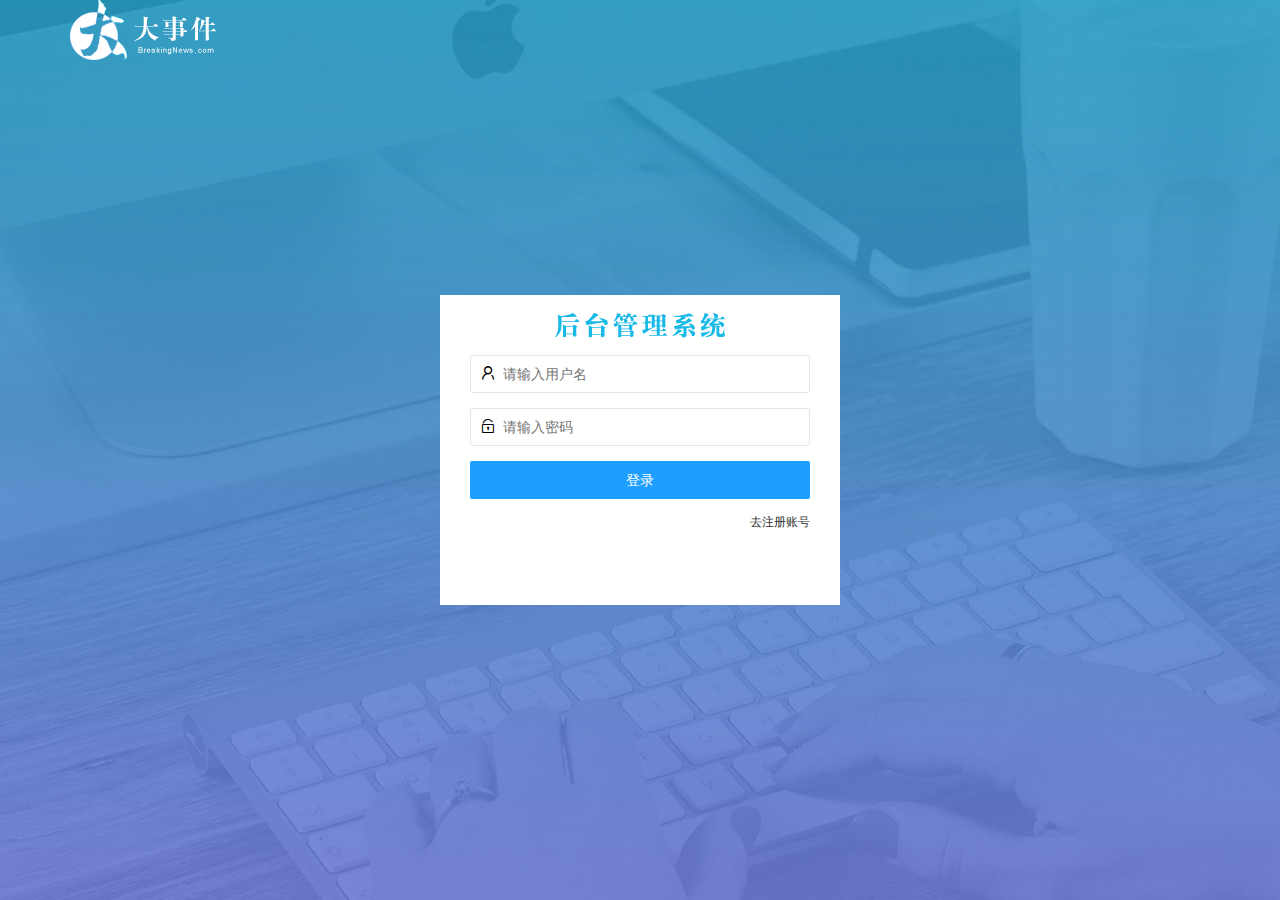
<file: login.html>
<!DOCTYPE html>
<html lang="en">

<head>
    <meta charset="UTF-8">
    <meta http-equiv="X-UA-Compatible" content="IE=edge">
    <meta name="viewport" content="width=device-width, initial-scale=1.0">
    <title>大事件-登录/注册</title>
    <!-- 导图layUI的样式 -->
    <link rel="stylesheet" href="./assets/lib/layui/css/layui.css">
    <!-- 导入自己的样式表 -->
    <link rel="stylesheet" href="./assets/css/login.css" />
</head>

<body>
    <!-- 头部的logo区域 -->
    <div class="layui-main">
        <img src="./assets/images/logo.png" alt="" />
    </div>
    <!-- 登录注册区域 -->
    <div class="loginAndRegBox">
        <div class="title-box"></div>
        <!-- 登录的div -->
        <div class="login-box">
            <!-- 登录的表单 -->
            <form class="layui-form" action="" id="form_login">
                <!-- 用户名 -->
                <div class="layui-form-item">
                    <i class="layui-icon layui-icon-username"></i>
                    <input type="text" name="username" required lay-verify="required" placeholder="请输入用户名"
                        autocomplete="off" class="layui-input">
                </div>
                <!-- 密码 -->
                <div class="layui-form-item">
                    <i class="layui-icon layui-icon-password"></i>
                    <input type="password" name="password" required lay-verify="required|pwd" placeholder="请输入密码"
                        autocomplete="off" class="layui-input">
                </div>
                <!-- 登录按钮 -->
                <div class="layui-form-item">
                    <!-- 表单提交按钮和普通按钮的区别就是 lay-submit 属性-->
                    <button class="layui-btn layui-btn-fluid layui-btn-normal" lay-submit>登录</button>
                </div>
                <div class="layui-form-item links">
                    <a href="javascript:;" id="link_reg">去注册账号</a>
                </div>
            </form>
        </div>
        <!-- 注册的div -->
        <div class="reg-box">
            <!-- 注册的表单 -->
            <form class="layui-form" action="" id="form_reg">
                <!-- 用户名 -->
                <div class="layui-form-item">
                    <i class="layui-icon layui-icon-username"></i>
                    <input type="text" name="username" required lay-verify="required" placeholder="请输入用户名"
                        autocomplete="off" class="layui-input">
                </div>
                <!-- 密码 -->
                <div class="layui-form-item">
                    <i class="layui-icon layui-icon-password"></i>
                    <input type="password" name="password" required lay-verify="required|pwd" placeholder="请输入密码"
                        autocomplete="off" class="layui-input">
                </div>
                <!-- 密码确认框 -->
                <div class="layui-form-item">
                    <i class="layui-icon layui-icon-password"></i>
                    <input type="password" name="repassword" required lay-verify="required|pwd|repwd"
                        placeholder="再次确认密码" autocomplete="off" class="layui-input">
                </div>
                <!-- 注册按钮 -->
                <div class="layui-form-item">
                    <!-- 表单提交按钮和普通按钮的区别就是 lay-submit 属性-->
                    <button class="layui-btn layui-btn-fluid layui-btn-normal" lay-submit>注册</button>
                </div>
                <div class="layui-form-item links">
                    <a href="javascript:;" id="link_login">去登录</a>
                </div>
            </form>
        </div>
    </div>

    <!-- 导入layUI的js文件 -->
    <script src="./assets/lib/layui/layui.all.js"></script>
    <!-- 导入jQuery -->
    <script src="./assets/lib/jquery.js"></script>
    <!-- 导入自己封装的baseapi.js -->
    <script src="./assets/js/baseapi.js"></script>
    <!-- 导入自己的JavaScript脚本 -->
    <script src="./assets/js/login.js"></script>

</body>

</html>
</file>
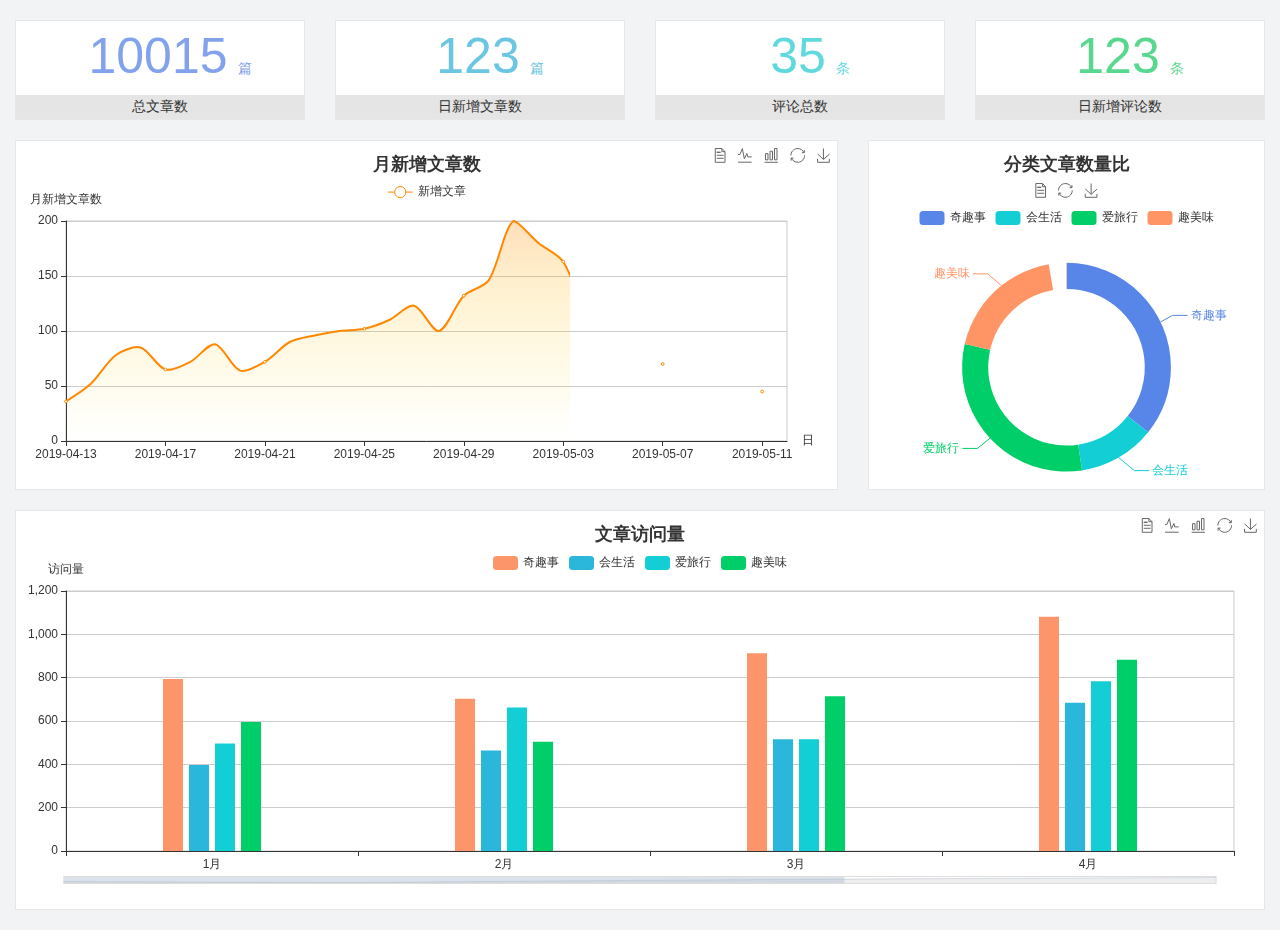
<file: home/dashboard.html>
<!DOCTYPE html>
<html lang="en">

<head>
  <meta charset="UTF-8">
  <meta name="viewport" content="width=device-width, initial-scale=1.0">
  <meta http-equiv="X-UA-Compatible" content="ie=edge">
  <title>图表统计</title>
  <link rel="stylesheet" href="../../assets/lib/bootstrap.css" />
  <link rel="stylesheet" href="../../assets/lib/main.css" />
  <script src="../../assets/lib/jquery.js"></script>
  <script type="text/javascript" src="../../assets/lib/echarts.min.js"></script>
</head>

<body>
  <div class="container-fluid">
    <div class="row spannel_list">
      <div class="col-sm-3 col-xs-6">
        <div class="spannel">
          <em>10015</em><span>篇</span>
          <b>总文章数</b>
        </div>
      </div>
      <div class="col-sm-3 col-xs-6">
        <div class="spannel scolor01">
          <em>123</em><span>篇</span>
          <b>日新增文章数</b>
        </div>
      </div>
      <div class="col-sm-3 col-xs-6">
        <div class="spannel scolor02">
          <em>35</em><span>条</span>
          <b>评论总数</b>
        </div>
      </div>
      <div class="col-sm-3 col-xs-6">
        <div class="spannel scolor03">
          <em>123</em><span>条</span>
          <b>日新增评论数</b>
        </div>
      </div>
    </div>
  </div>

  <div class="container-fluid">
    <div class="row curve-pie">
      <div class="col-lg-8 col-md-8">
        <div class="gragh_pannel" id="curve_show"></div>
      </div>
      <div class="col-lg-4 col-md-4">
        <div class="gragh_pannel" id="pie_show"></div>
      </div>
    </div>
  </div>

  <div class="container-fluid">
    <div class="column_pannel" id="column_show"></div>
  </div>

  <script>
    var oChart = echarts.init(document.getElementById('curve_show'));
    var aList_all = [
      { 'count': 36, 'date': '2019-04-13' },
      { 'count': 52, 'date': '2019-04-14' },
      { 'count': 78, 'date': '2019-04-15' },
      { 'count': 85, 'date': '2019-04-16' },
      { 'count': 65, 'date': '2019-04-17' },
      { 'count': 72, 'date': '2019-04-18' },
      { 'count': 88, 'date': '2019-04-19' },
      { 'count': 64, 'date': '2019-04-20' },
      { 'count': 72, 'date': '2019-04-21' },
      { 'count': 90, 'date': '2019-04-22' },
      { 'count': 96, 'date': '2019-04-23' },
      { 'count': 100, 'date': '2019-04-24' },
      { 'count': 102, 'date': '2019-04-25' },
      { 'count': 110, 'date': '2019-04-26' },
      { 'count': 123, 'date': '2019-04-27' },
      { 'count': 100, 'date': '2019-04-28' },
      { 'count': 132, 'date': '2019-04-29' },
      { 'count': 146, 'date': '2019-04-30' },
      { 'count': 200, 'date': '2019-05-01' },
      { 'count': 180, 'date': '2019-05-02' },
      { 'count': 163, 'date': '2019-05-03' },
      { 'count': 110, 'date': '2019-05-04' },
      { 'count': 80, 'date': '2019-05-05' },
      { 'count': 82, 'date': '2019-05-06' },
      { 'count': 70, 'date': '2019-05-07' },
      { 'count': 65, 'date': '2019-05-08' },
      { 'count': 54, 'date': '2019-05-09' },
      { 'count': 40, 'date': '2019-05-10' },
      { 'count': 45, 'date': '2019-05-11' },
      { 'count': 38, 'date': '2019-05-12' },
    ];

    let aCount = [];
    let aDate = [];

    for (var i = 0; i < aList_all.length; i++) {
      aCount.push(aList_all[i].count);
      aDate.push(aList_all[i].date);
    }

    var chartopt = {
      title: {
        text: '月新增文章数',
        left: 'center',
        top: '10'
      },
      tooltip: {
        trigger: 'axis'
      },
      legend: {
        data: ['新增文章'],
        top: '40'
      },
      toolbox: {
        show: true,
        feature: {
          mark: { show: true },
          dataView: { show: true, readOnly: false },
          magicType: { show: true, type: ['line', 'bar'] },
          restore: { show: true },
          saveAsImage: { show: true }
        }
      },
      calculable: true,
      xAxis: [
        {
          name: '日',
          type: 'category',
          boundaryGap: false,
          data: aDate
        }
      ],
      yAxis: [
        {
          name: '月新增文章数',
          type: 'value'
        }
      ],
      series: [
        {
          name: '新增文章',
          type: 'line',
          smooth: true,
          itemStyle: { normal: { areaStyle: { type: 'default' }, color: '#f80' }, lineStyle: { color: '#f80' } },
          data: aCount
        }],
      areaStyle: {
        normal: {
          color: new echarts.graphic.LinearGradient(0, 0, 0, 1, [{
            offset: 0,
            color: 'rgba(255,136,0,0.39)'
          }, {
            offset: .34,
            color: 'rgba(255,180,0,0.25)'
          }, {
            offset: 1,
            color: 'rgba(255,222,0,0.00)'
          }])

        }
      },
      grid: {
        show: true,
        x: 50,
        x2: 50,
        y: 80,
        height: 220
      }
    };

    oChart.setOption(chartopt);


    var oPie = echarts.init(document.getElementById('pie_show'));
    var oPieopt =
    {
      title: {
        top: 10,
        text: '分类文章数量比',
        x: 'center'
      },
      tooltip: {
        trigger: 'item',
        formatter: "{a} <br/>{b} : {c} ({d}%)"
      },
      color: ['#5885e8', '#13cfd5', '#00ce68', '#ff9565'],
      legend: {
        x: 'center',
        top: 65,
        data: ['奇趣事', '会生活', '爱旅行', '趣美味']
      },
      toolbox: {
        show: true,
        x: 'center',
        top: 35,
        feature: {
          mark: { show: true },
          dataView: { show: true, readOnly: false },
          magicType: {
            show: true,
            type: ['pie', 'funnel'],
            option: {
              funnel: {
                x: '25%',
                width: '50%',
                funnelAlign: 'left',
                max: 1548
              }
            }
          },
          restore: { show: true },
          saveAsImage: { show: true }
        }
      },
      calculable: true,
      series: [
        {
          name: '访问来源',
          type: 'pie',
          radius: ['45%', '60%'],
          center: ['50%', '65%'],
          data: [
            { value: 300, name: '奇趣事' },
            { value: 100, name: '会生活' },
            { value: 260, name: '爱旅行' },
            { value: 180, name: '趣美味' }
          ]
        }
      ]
    };
    oPie.setOption(oPieopt);



    var oColumn = this.echarts.init(document.getElementById('column_show'));
    var oColumnopt =
    {
      title: {
        text: '文章访问量',
        left: 'center',
        top: '10'
      },
      tooltip: {
        trigger: 'axis'
      },
      legend: {
        data: ['奇趣事', '会生活', '爱旅行', '趣美味'],
        top: '40'
      },
      toolbox: {
        show: true,
        feature: {
          mark: { show: true },
          dataView: { show: true, readOnly: false },
          magicType: { show: true, type: ['line', 'bar'] },
          restore: { show: true },
          saveAsImage: { show: true }
        }
      },
      calculable: true,
      xAxis: [
        {
          type: 'category',
          data: ['1月', '2月', '3月', '4月', '5月']
        }
      ],
      yAxis: [
        {
          name: '访问量',
          type: 'value'
        }
      ],
      series: [
        {
          name: '奇趣事',
          type: 'bar',
          barWidth: 20,
          itemStyle: {
            normal: { areaStyle: { type: 'default' }, color: '#fd956a' }
          },
          data: [800, 708, 920, 1090, 1200]
        },
        {
          name: '会生活',
          type: 'bar',
          barWidth: 20,
          itemStyle: {
            normal: { areaStyle: { type: 'default' }, color: '#2bb6db' }
          },
          data: [400, 468, 520, 690, 800]
        },
        {
          name: '爱旅行',
          type: 'bar',
          barWidth: 20,
          itemStyle: {
            normal: { areaStyle: { type: 'default' }, color: '#13cfd5' }
          },
          data: [500, 668, 520, 790, 900]
        },
        {
          name: '趣美味',
          type: 'bar',
          barWidth: 20,
          itemStyle: {
            normal: { areaStyle: { type: 'default' }, color: '#00ce68' }
          },
          data: [600, 508, 720, 890, 1000]
        }
      ],
      grid: {
        show: true,
        x: 50,
        x2: 30,
        y: 80,
        height: 260
      },
      dataZoom: [//给x轴设置滚动条
        {
          start: 0,//默认为0
          end: 100 - 1000 / 31,//默认为100
          type: 'slider',
          show: true,
          xAxisIndex: [0],
          handleSize: 0,//滑动条的 左右2个滑动条的大小
          height: 8,//组件高度
          left: 45, //左边的距离
          right: 50,//右边的距离
          bottom: 26,//右边的距离
          handleColor: '#ddd',//h滑动图标的颜色
          handleStyle: {
            borderColor: "#cacaca",
            borderWidth: "1",
            shadowBlur: 2,
            background: "#ddd",
            shadowColor: "#ddd",
          }
        }]
    };
    oColumn.setOption(oColumnopt);
  </script>
</body>

</html>
</file>
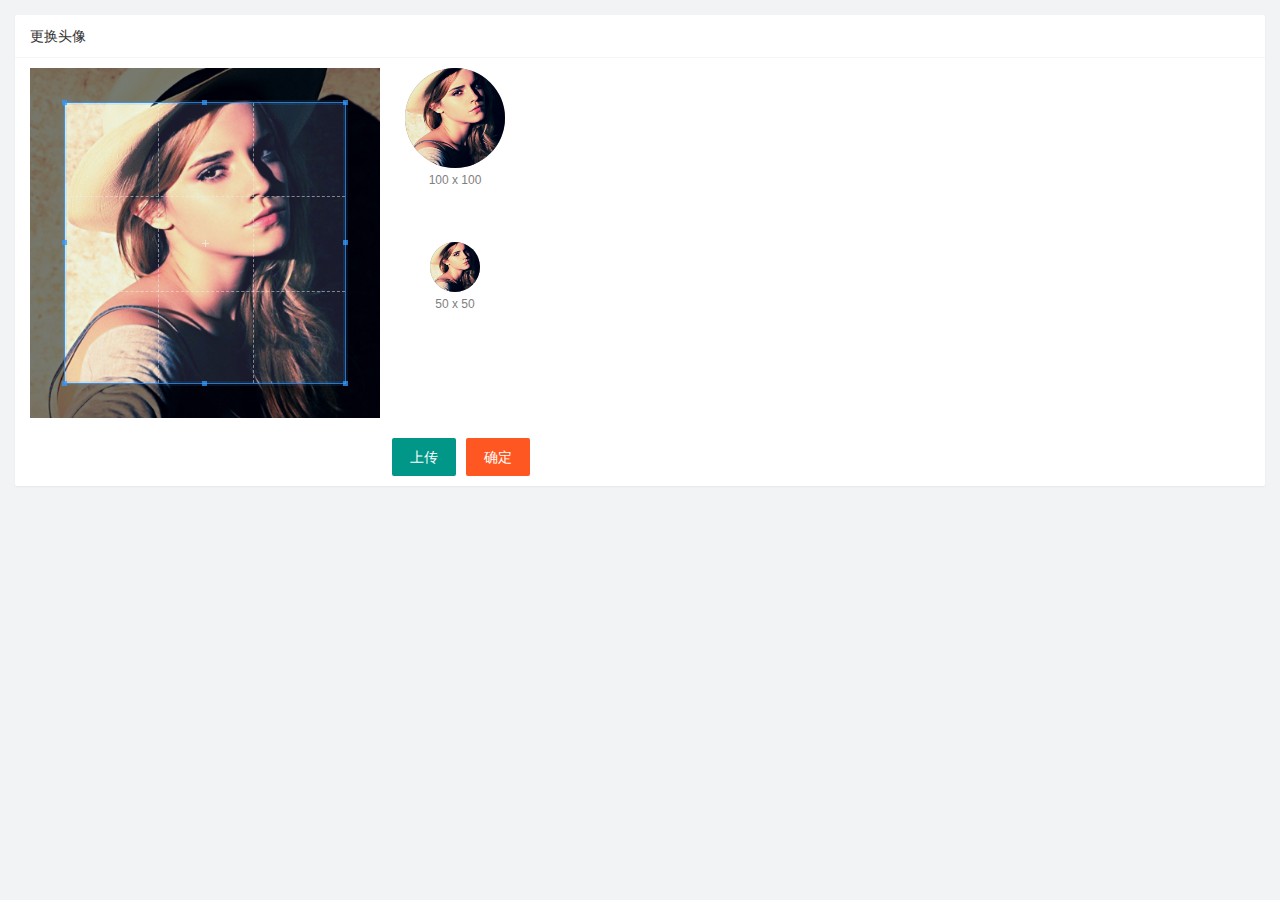
<file: user/user_avatar.html>
<!DOCTYPE html>
<html lang="en">

<head>
    <meta charset="UTF-8">
    <meta http-equiv="X-UA-Compatible" content="IE=edge">
    <meta name="viewport" content="width=device-width, initial-scale=1.0">
    <title>Document</title>
    <link rel="stylesheet" href="/assets/lib/layui/css/layui.css" />
    <link rel="stylesheet" href="/assets/lib/cropper/cropper.css" />
    <link rel="stylesheet" href="/assets/css/user/user_avatar.css">
</head>

<body>
    <!-- 卡片区域 -->
    <div class="layui-card">
        <div class="layui-card-header">更换头像</div>
        <div class="layui-card-body">
            <!-- 第一行的图片裁剪和预览区域 -->
            <div class="row1">
                <!-- 图片裁剪区域 -->
                <div class="cropper-box">
                    <!-- 这个 img 标签很重要，将来会把它初始化为裁剪区域 -->
                    <img id="image" src="/assets/images/sample.jpg" />
                </div>
                <!-- 图片的预览区域 -->
                <div class="preview-box">
                    <div>
                        <!-- 宽高为 100px 的预览区域 -->
                        <div class="img-preview w100"></div>
                        <p class="size">100 x 100</p>
                    </div>
                    <div>
                        <!-- 宽高为 50px 的预览区域 -->
                        <div class="img-preview w50"></div>
                        <p class="size">50 x 50</p>
                    </div>
                </div>
            </div>

            <!-- 第二行的按钮区域 -->
            <div class="row2">
                <!-- 通过accept属性可以指定允许用户选择什么类型的文件 -->
                <input type="file" id="file" accept="image/png,image/jpeg" />
                <button type="button" class="layui-btn" id="btnChooseImage">上传</button>
                <button type="button" class="layui-btn layui-btn-danger" id="btnUpload">确定</button>
            </div>
        </div>
    </div>

    <script src="/assets/lib/layui/layui.all.js"></script>
    <script src="/assets/lib/jquery.js"></script>
    <script src="/assets/lib/cropper/Cropper.js"></script>
    <script src="/assets/lib/cropper/jquery-cropper.js"></script>
    <script src="/assets/js/baseapi.js"></script>
    <script src="/assets/js/user/user_avatar.js"></script>
</body>

</html>
</file>
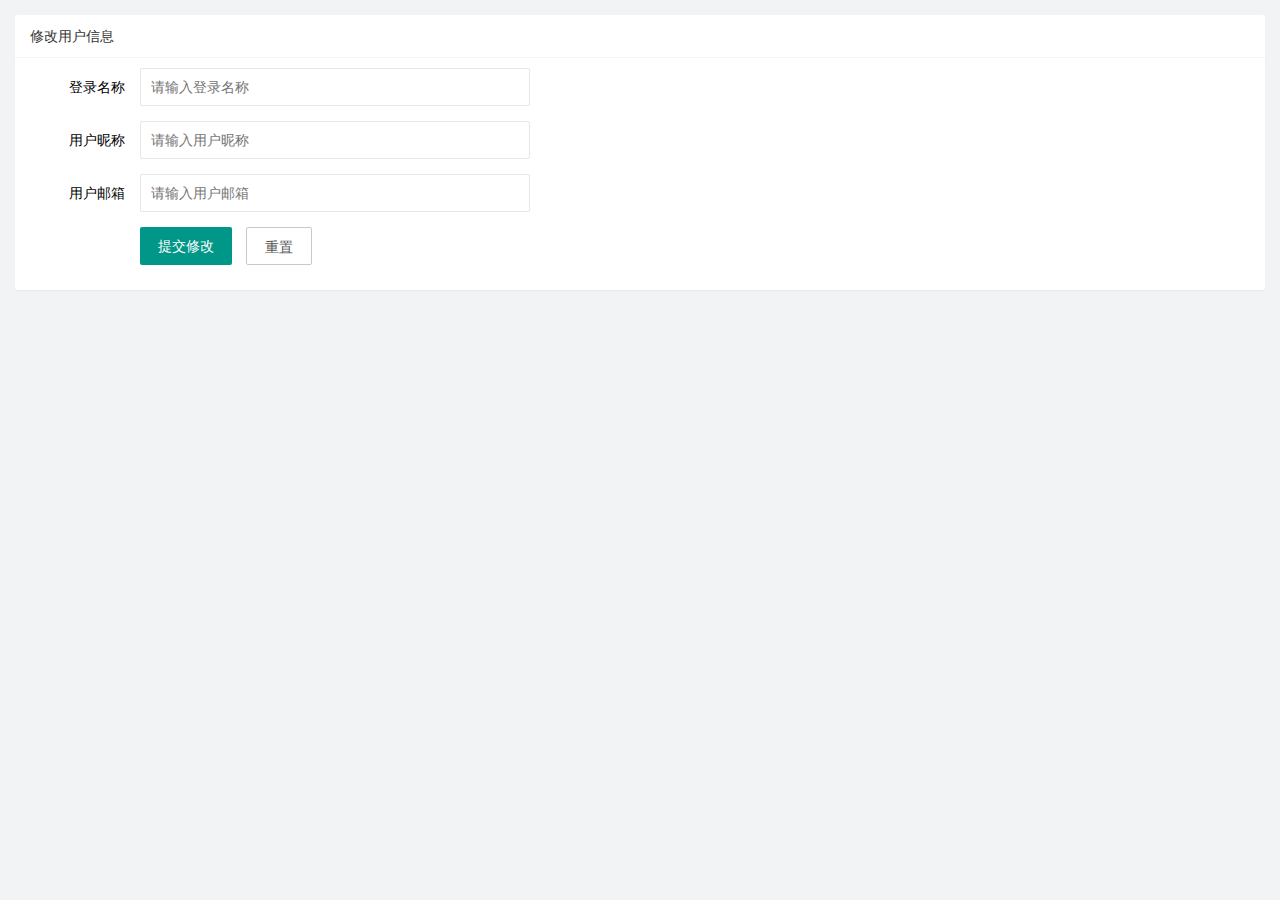
<file: user/user_info.html>
<!DOCTYPE html>
<html lang="en">

<head>
    <meta charset="UTF-8">
    <meta http-equiv="X-UA-Compatible" content="IE=edge">
    <meta name="viewport" content="width=device-width, initial-scale=1.0">
    <title>Document</title>
    <!-- 导入layUI的css样式 -->
    <link rel="stylesheet" href="/assets/lib/layui/css/layui.css">
    <!-- 导入自己的样式 -->
    <link rel="stylesheet" href="/assets/css/user/user_info.css" />
</head>

<body>
    <!-- 卡片区域 -->
    <div class="layui-card">
        <div class="layui-card-header">修改用户信息</div>
        <div class="layui-card-body">
            <!-- form表单区域 -->
            <form class="layui-form" lay-filter="formUserInfo">
                <!-- 这是隐藏域 -->
                <input type="hidden" name="id" value="" />
                <div class="layui-form-item">
                    <label class="layui-form-label">登录名称</label>
                    <div class="layui-input-block">
                        <input type="text" name="username" required lay-verify="required" placeholder="请输入登录名称"
                            autocomplete="off" class="layui-input" readonly>
                    </div>
                </div>
                <div class="layui-form-item">
                    <label class="layui-form-label">用户昵称</label>
                    <div class="layui-input-block">
                        <input type="text" name="nickname" required lay-verify="required|nickname" placeholder="请输入用户昵称"
                            autocomplete="off" class="layui-input">
                    </div>
                </div>
                <div class="layui-form-item">
                    <label class="layui-form-label">用户邮箱</label>
                    <div class="layui-input-block">
                        <input type="text" name="email" required lay-verify="required|email" placeholder="请输入用户邮箱"
                            autocomplete="off" class="layui-input">
                    </div>
                </div>
                <div class="layui-form-item">
                    <div class="layui-input-block">
                        <button class="layui-btn" lay-submit lay-filter="formDemo">提交修改</button>
                        <button type="reset" class="layui-btn layui-btn-primary" id="btnReset">重置</button>
                    </div>
                </div>
            </form>
        </div>
    </div>
    <!-- 导入layUI的js文件 -->
    <script src="/assets/lib/layui/layui.all.js"></script>
    <!-- 导入jQuery -->
    <script src="/assets/lib/jquery.js"></script>
    <!-- 导入baseapi -->
    <script src="/assets/js/baseapi.js"></script>
    <!-- 导入自己的js -->
    <script src="/assets/js/user/user_info.js"></script>
</body>

</html>
</file>
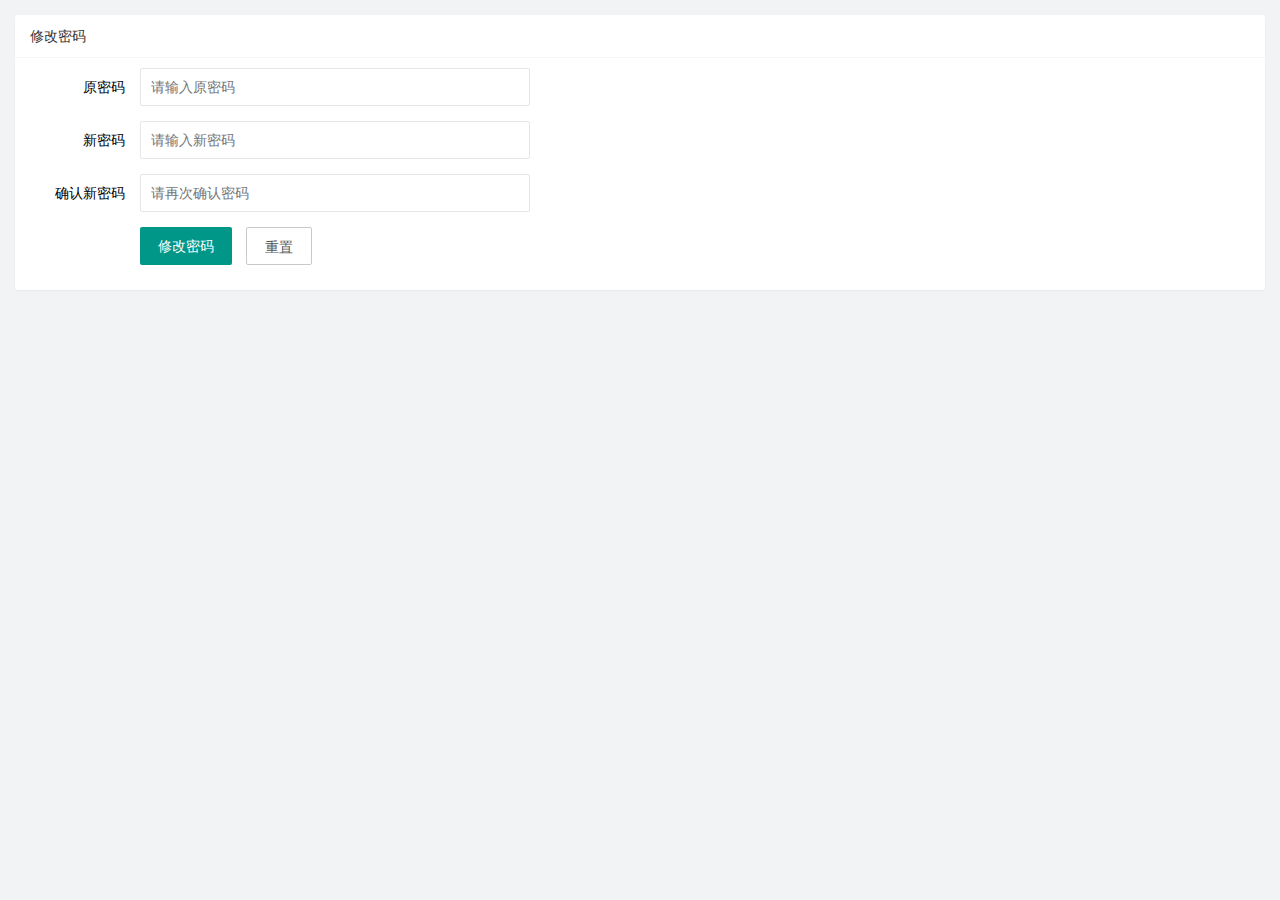
<file: user/user_pwd.html>
<!DOCTYPE html>
<html lang="en">

<head>
    <meta charset="UTF-8">
    <meta http-equiv="X-UA-Compatible" content="IE=edge">
    <meta name="viewport" content="width=device-width, initial-scale=1.0">
    <title>Document</title>
    <link rel="stylesheet" href="/assets/lib/layui/css/layui.css" />
    <link rel="stylesheet" href="/assets/css/user/user_pwd.css" />
</head>

<body>
    <!-- 卡片区域 -->
    <div class="layui-card">
        <div class="layui-card-header">修改密码</div>
        <div class="layui-card-body">
            <form class="layui-form" action="">
                <div class="layui-form-item">
                    <label class="layui-form-label">原密码</label>
                    <div class="layui-input-block">
                        <input type="password" name="oldPwd" required lay-verify="required|pwd" placeholder="请输入原密码"
                            autocomplete="off" class="layui-input">
                    </div>
                </div>
                <div class="layui-form-item">
                    <label class="layui-form-label">新密码</label>
                    <div class="layui-input-block">
                        <input type="password" name="newPwd" required lay-verify="required|pwd|samePwd"
                            placeholder="请输入新密码" autocomplete="off" class="layui-input">
                    </div>
                </div>
                <div class="layui-form-item">
                    <label class="layui-form-label">确认新密码</label>
                    <div class="layui-input-block">
                        <input type="password" name="rePwd" required lay-verify="required|pwd|rePwd"
                            placeholder="请再次确认密码" autocomplete="off" class="layui-input">
                    </div>
                </div>
                <div class="layui-form-item">
                    <div class="layui-input-block">
                        <button class="layui-btn" lay-submit lay-filter="formDemo">修改密码</button>
                        <button type="reset" class="layui-btn layui-btn-primary">重置</button>
                    </div>
                </div>
            </form>
        </div>
    </div>

    <!-- 导入layUI的js文件 -->
    <script src="/assets/lib/layui/layui.all.js"></script>
    <!-- 导入jQuery -->
    <script src="/assets/lib/jquery.js"></script>
    <!-- 导入baseapi.js -->
    <script src="/assets/js/baseapi.js"></script>
    <!-- 导入自己的js文件 -->
    <script src="/assets/js/user/user_pwd.js"></script>
</body>

</html>
</file>
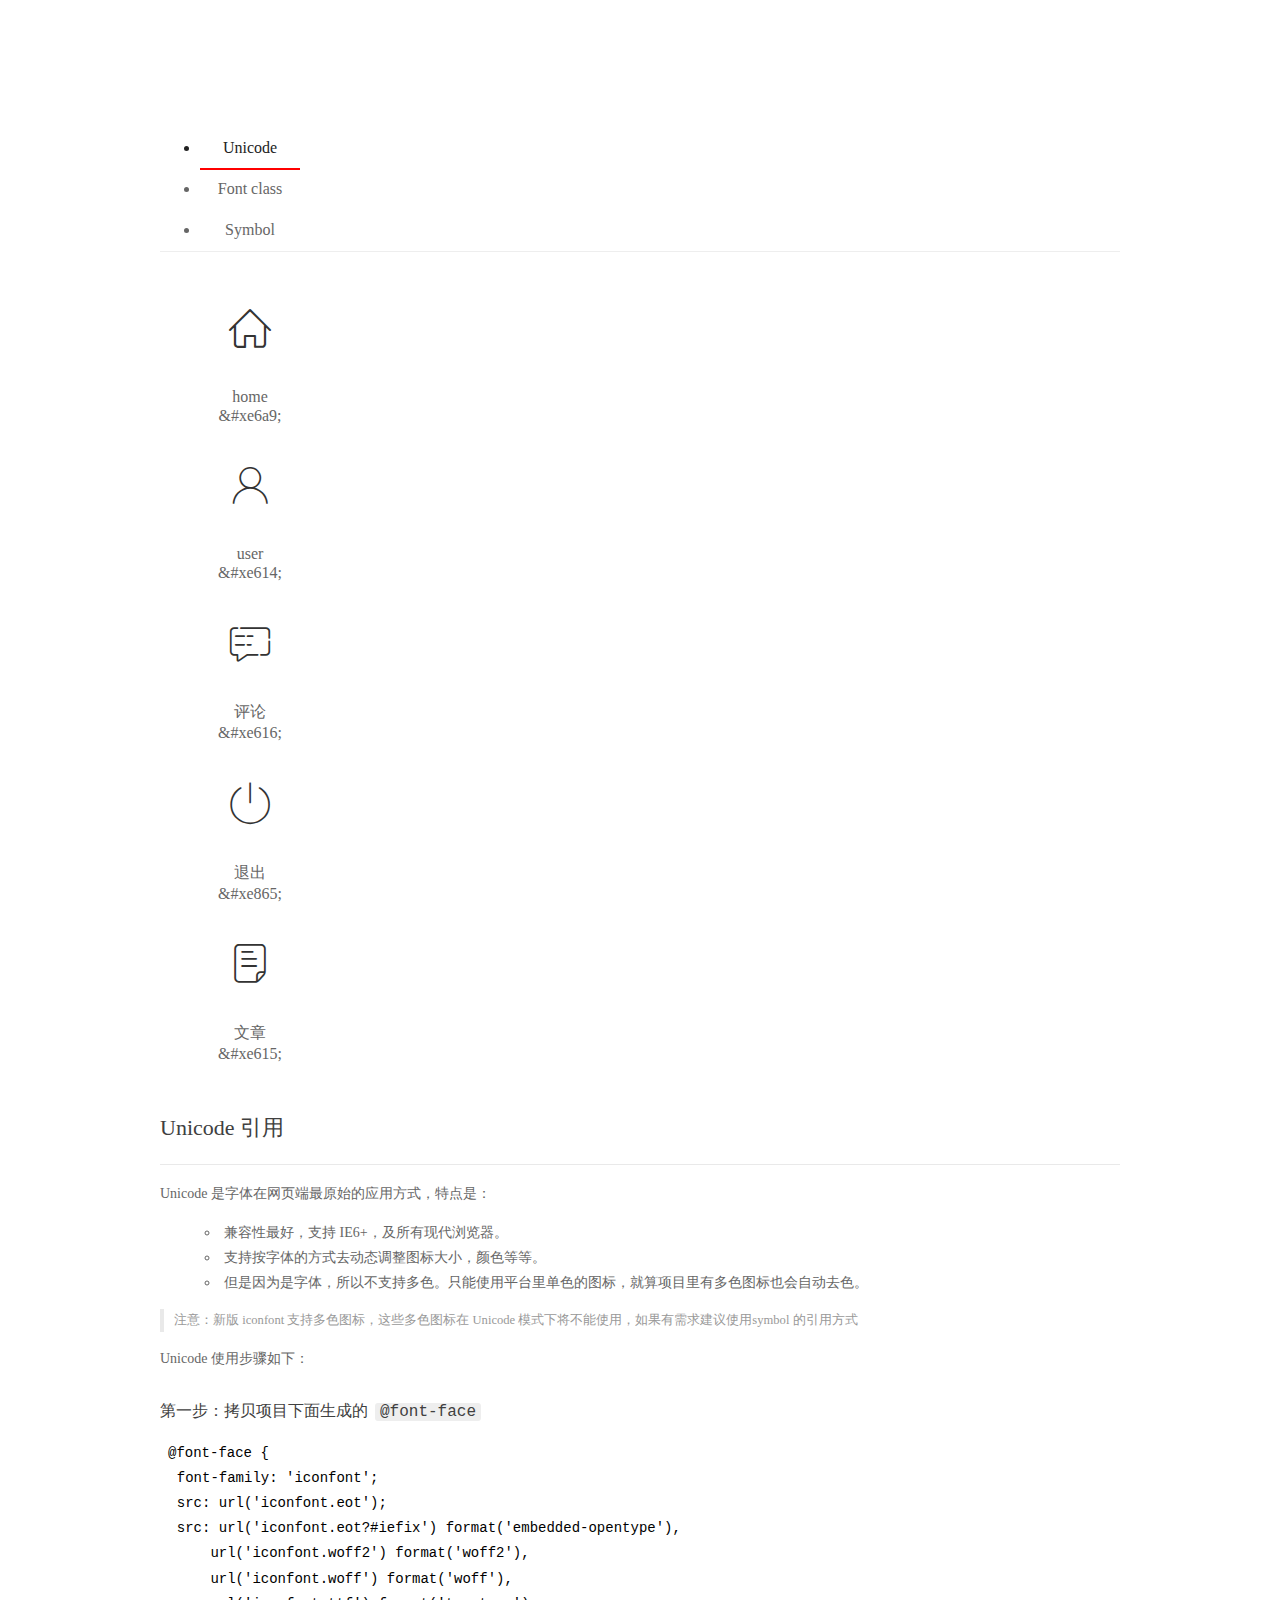
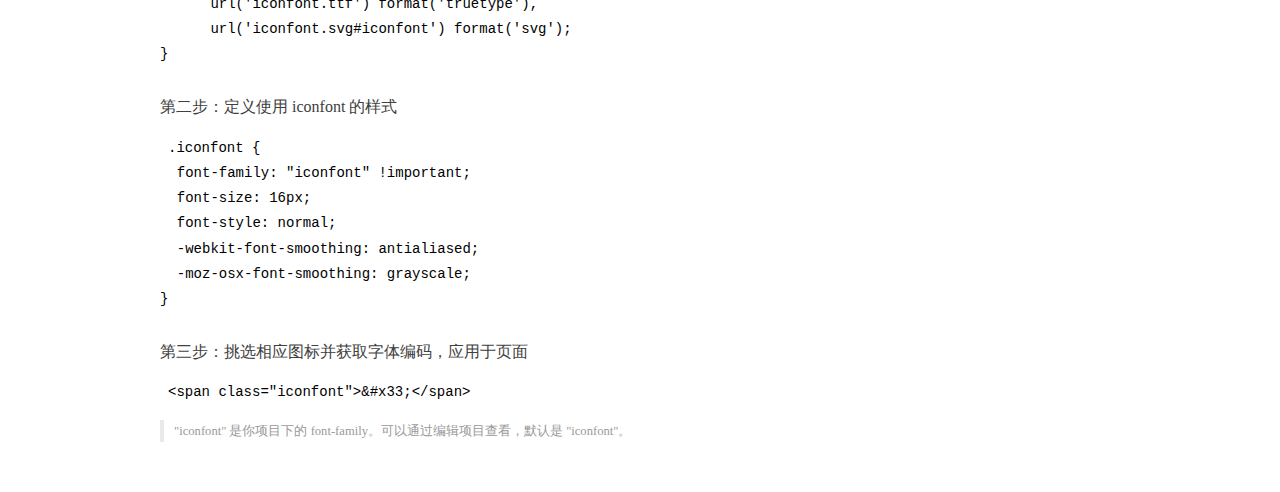
<file: assets/fonts/demo_index.html>
<!DOCTYPE html>
<html>
<head>
  <meta charset="utf-8"/>
  <title>IconFont Demo</title>
  <link rel="shortcut icon" href="https://gtms04.alicdn.com/tps/i4/TB1_oz6GVXXXXaFXpXXJDFnIXXX-64-64.ico" type="image/x-icon"/>
  <link rel="stylesheet" href="https://g.alicdn.com/thx/cube/1.3.2/cube.min.css">
  <link rel="stylesheet" href="demo.css">
  <link rel="stylesheet" href="iconfont.css">
  <script src="iconfont.js"></script>
  <!-- jQuery -->
  <script src="https://a1.alicdn.com/oss/uploads/2018/12/26/7bfddb60-08e8-11e9-9b04-53e73bb6408b.js"></script>
  <!-- 代码高亮 -->
  <script src="https://a1.alicdn.com/oss/uploads/2018/12/26/a3f714d0-08e6-11e9-8a15-ebf944d7534c.js"></script>
</head>
<body>
  <div class="main">
    <h1 class="logo"><a href="https://www.iconfont.cn/" title="iconfont 首页" target="_blank">&#xe86b;</a></h1>
    <div class="nav-tabs">
      <ul id="tabs" class="dib-box">
        <li class="dib active"><span>Unicode</span></li>
        <li class="dib"><span>Font class</span></li>
        <li class="dib"><span>Symbol</span></li>
      </ul>
      
    </div>
    <div class="tab-container">
      <div class="content unicode" style="display: block;">
          <ul class="icon_lists dib-box">
          
            <li class="dib">
              <span class="icon iconfont">&#xe6a9;</span>
                <div class="name">home</div>
                <div class="code-name">&amp;#xe6a9;</div>
              </li>
          
            <li class="dib">
              <span class="icon iconfont">&#xe614;</span>
                <div class="name">user</div>
                <div class="code-name">&amp;#xe614;</div>
              </li>
          
            <li class="dib">
              <span class="icon iconfont">&#xe616;</span>
                <div class="name">评论</div>
                <div class="code-name">&amp;#xe616;</div>
              </li>
          
            <li class="dib">
              <span class="icon iconfont">&#xe865;</span>
                <div class="name">退出</div>
                <div class="code-name">&amp;#xe865;</div>
              </li>
          
            <li class="dib">
              <span class="icon iconfont">&#xe615;</span>
                <div class="name">文章</div>
                <div class="code-name">&amp;#xe615;</div>
              </li>
          
          </ul>
          <div class="article markdown">
          <h2 id="unicode-">Unicode 引用</h2>
          <hr>

          <p>Unicode 是字体在网页端最原始的应用方式，特点是：</p>
          <ul>
            <li>兼容性最好，支持 IE6+，及所有现代浏览器。</li>
            <li>支持按字体的方式去动态调整图标大小，颜色等等。</li>
            <li>但是因为是字体，所以不支持多色。只能使用平台里单色的图标，就算项目里有多色图标也会自动去色。</li>
          </ul>
          <blockquote>
            <p>注意：新版 iconfont 支持多色图标，这些多色图标在 Unicode 模式下将不能使用，如果有需求建议使用symbol 的引用方式</p>
          </blockquote>
          <p>Unicode 使用步骤如下：</p>
          <h3 id="-font-face">第一步：拷贝项目下面生成的 <code>@font-face</code></h3>
<pre><code class="language-css"
>@font-face {
  font-family: 'iconfont';
  src: url('iconfont.eot');
  src: url('iconfont.eot?#iefix') format('embedded-opentype'),
      url('iconfont.woff2') format('woff2'),
      url('iconfont.woff') format('woff'),
      url('iconfont.ttf') format('truetype'),
      url('iconfont.svg#iconfont') format('svg');
}
</code></pre>
          <h3 id="-iconfont-">第二步：定义使用 iconfont 的样式</h3>
<pre><code class="language-css"
>.iconfont {
  font-family: "iconfont" !important;
  font-size: 16px;
  font-style: normal;
  -webkit-font-smoothing: antialiased;
  -moz-osx-font-smoothing: grayscale;
}
</code></pre>
          <h3 id="-">第三步：挑选相应图标并获取字体编码，应用于页面</h3>
<pre>
<code class="language-html"
>&lt;span class="iconfont"&gt;&amp;#x33;&lt;/span&gt;
</code></pre>
          <blockquote>
            <p>"iconfont" 是你项目下的 font-family。可以通过编辑项目查看，默认是 "iconfont"。</p>
          </blockquote>
          </div>
      </div>
      <div class="content font-class">
        <ul class="icon_lists dib-box">
          
          <li class="dib">
            <span class="icon iconfont icon-home"></span>
            <div class="name">
              home
            </div>
            <div class="code-name">.icon-home
            </div>
          </li>
          
          <li class="dib">
            <span class="icon iconfont icon-user"></span>
            <div class="name">
              user
            </div>
            <div class="code-name">.icon-user
            </div>
          </li>
          
          <li class="dib">
            <span class="icon iconfont icon-pinglun"></span>
            <div class="name">
              评论
            </div>
            <div class="code-name">.icon-pinglun
            </div>
          </li>
          
          <li class="dib">
            <span class="icon iconfont icon-tuichu"></span>
            <div class="name">
              退出
            </div>
            <div class="code-name">.icon-tuichu
            </div>
          </li>
          
          <li class="dib">
            <span class="icon iconfont icon-16"></span>
            <div class="name">
              文章
            </div>
            <div class="code-name">.icon-16
            </div>
          </li>
          
        </ul>
        <div class="article markdown">
        <h2 id="font-class-">font-class 引用</h2>
        <hr>

        <p>font-class 是 Unicode 使用方式的一种变种，主要是解决 Unicode 书写不直观，语意不明确的问题。</p>
        <p>与 Unicode 使用方式相比，具有如下特点：</p>
        <ul>
          <li>兼容性良好，支持 IE8+，及所有现代浏览器。</li>
          <li>相比于 Unicode 语意明确，书写更直观。可以很容易分辨这个 icon 是什么。</li>
          <li>因为使用 class 来定义图标，所以当要替换图标时，只需要修改 class 里面的 Unicode 引用。</li>
          <li>不过因为本质上还是使用的字体，所以多色图标还是不支持的。</li>
        </ul>
        <p>使用步骤如下：</p>
        <h3 id="-fontclass-">第一步：引入项目下面生成的 fontclass 代码：</h3>
<pre><code class="language-html">&lt;link rel="stylesheet" href="./iconfont.css"&gt;
</code></pre>
        <h3 id="-">第二步：挑选相应图标并获取类名，应用于页面：</h3>
<pre><code class="language-html">&lt;span class="iconfont icon-xxx"&gt;&lt;/span&gt;
</code></pre>
        <blockquote>
          <p>"
            iconfont" 是你项目下的 font-family。可以通过编辑项目查看，默认是 "iconfont"。</p>
        </blockquote>
      </div>
      </div>
      <div class="content symbol">
          <ul class="icon_lists dib-box">
          
            <li class="dib">
                <svg class="icon svg-icon" aria-hidden="true">
                  <use xlink:href="#icon-home"></use>
                </svg>
                <div class="name">home</div>
                <div class="code-name">#icon-home</div>
            </li>
          
            <li class="dib">
                <svg class="icon svg-icon" aria-hidden="true">
                  <use xlink:href="#icon-user"></use>
                </svg>
                <div class="name">user</div>
                <div class="code-name">#icon-user</div>
            </li>
          
            <li class="dib">
                <svg class="icon svg-icon" aria-hidden="true">
                  <use xlink:href="#icon-pinglun"></use>
                </svg>
                <div class="name">评论</div>
                <div class="code-name">#icon-pinglun</div>
            </li>
          
            <li class="dib">
                <svg class="icon svg-icon" aria-hidden="true">
                  <use xlink:href="#icon-tuichu"></use>
                </svg>
                <div class="name">退出</div>
                <div class="code-name">#icon-tuichu</div>
            </li>
          
            <li class="dib">
                <svg class="icon svg-icon" aria-hidden="true">
                  <use xlink:href="#icon-16"></use>
                </svg>
                <div class="name">文章</div>
                <div class="code-name">#icon-16</div>
            </li>
          
          </ul>
          <div class="article markdown">
          <h2 id="symbol-">Symbol 引用</h2>
          <hr>

          <p>这是一种全新的使用方式，应该说这才是未来的主流，也是平台目前推荐的用法。相关介绍可以参考这篇<a href="">文章</a>
            这种用法其实是做了一个 SVG 的集合，与另外两种相比具有如下特点：</p>
          <ul>
            <li>支持多色图标了，不再受单色限制。</li>
            <li>通过一些技巧，支持像字体那样，通过 <code>font-size</code>, <code>color</code> 来调整样式。</li>
            <li>兼容性较差，支持 IE9+，及现代浏览器。</li>
            <li>浏览器渲染 SVG 的性能一般，还不如 png。</li>
          </ul>
          <p>使用步骤如下：</p>
          <h3 id="-symbol-">第一步：引入项目下面生成的 symbol 代码：</h3>
<pre><code class="language-html">&lt;script src="./iconfont.js"&gt;&lt;/script&gt;
</code></pre>
          <h3 id="-css-">第二步：加入通用 CSS 代码（引入一次就行）：</h3>
<pre><code class="language-html">&lt;style&gt;
.icon {
  width: 1em;
  height: 1em;
  vertical-align: -0.15em;
  fill: currentColor;
  overflow: hidden;
}
&lt;/style&gt;
</code></pre>
          <h3 id="-">第三步：挑选相应图标并获取类名，应用于页面：</h3>
<pre><code class="language-html">&lt;svg class="icon" aria-hidden="true"&gt;
  &lt;use xlink:href="#icon-xxx"&gt;&lt;/use&gt;
&lt;/svg&gt;
</code></pre>
          </div>
      </div>

    </div>
  </div>
  <script>
  $(document).ready(function () {
      $('.tab-container .content:first').show()

      $('#tabs li').click(function (e) {
        var tabContent = $('.tab-container .content')
        var index = $(this).index()

        if ($(this).hasClass('active')) {
          return
        } else {
          $('#tabs li').removeClass('active')
          $(this).addClass('active')

          tabContent.hide().eq(index).fadeIn()
        }
      })
    })
  </script>
</body>
</html>
</file>
<file: assets/lib/layui/css/layui.css>
/** layui-v2.5.5 MIT License By https://www.layui.com */
 .layui-inline,img{display:inline-block;vertical-align:middle}h1,h2,h3,h4,h5,h6{font-weight:400}.layui-edge,.layui-header,.layui-inline,.layui-main{position:relative}.layui-body,.layui-edge,.layui-elip{overflow:hidden}.layui-btn,.layui-edge,.layui-inline,img{vertical-align:middle}.layui-btn,.layui-disabled,.layui-icon,.layui-unselect{-moz-user-select:none;-webkit-user-select:none;-ms-user-select:none}.layui-elip,.layui-form-checkbox span,.layui-form-pane .layui-form-label{text-overflow:ellipsis;white-space:nowrap}.layui-breadcrumb,.layui-tree-btnGroup{visibility:hidden}blockquote,body,button,dd,div,dl,dt,form,h1,h2,h3,h4,h5,h6,input,li,ol,p,pre,td,textarea,th,ul{margin:0;padding:0;-webkit-tap-highlight-color:rgba(0,0,0,0)}a:active,a:hover{outline:0}img{border:none}li{list-style:none}table{border-collapse:collapse;border-spacing:0}h4,h5,h6{font-size:100%}button,input,optgroup,option,select,textarea{font-family:inherit;font-size:inherit;font-style:inherit;font-weight:inherit;outline:0}pre{white-space:pre-wrap;white-space:-moz-pre-wrap;white-space:-pre-wrap;white-space:-o-pre-wrap;word-wrap:break-word}body{line-height:24px;font:14px Helvetica Neue,Helvetica,PingFang SC,Tahoma,Arial,sans-serif}hr{height:1px;margin:10px 0;border:0;clear:both}a{color:#333;text-decoration:none}a:hover{color:#777}a cite{font-style:normal;*cursor:pointer}.layui-border-box,.layui-border-box *{box-sizing:border-box}.layui-box,.layui-box *{box-sizing:content-box}.layui-clear{clear:both;*zoom:1}.layui-clear:after{content:'\20';clear:both;*zoom:1;display:block;height:0}.layui-inline{*display:inline;*zoom:1}.layui-edge{display:inline-block;width:0;height:0;border-width:6px;border-style:dashed;border-color:transparent}.layui-edge-top{top:-4px;border-bottom-color:#999;border-bottom-style:solid}.layui-edge-right{border-left-color:#999;border-left-style:solid}.layui-edge-bottom{top:2px;border-top-color:#999;border-top-style:solid}.layui-edge-left{border-right-color:#999;border-right-style:solid}.layui-disabled,.layui-disabled:hover{color:#d2d2d2!important;cursor:not-allowed!important}.layui-circle{border-radius:100%}.layui-show{display:block!important}.layui-hide{display:none!important}@font-face{font-family:layui-icon;src:url(../font/iconfont.eot?v=250);src:url(../font/iconfont.eot?v=250#iefix) format('embedded-opentype'),url(../font/iconfont.woff2?v=250) format('woff2'),url(../font/iconfont.woff?v=250) format('woff'),url(../font/iconfont.ttf?v=250) format('truetype'),url(../font/iconfont.svg?v=250#layui-icon) format('svg')}.layui-icon{font-family:layui-icon!important;font-size:16px;font-style:normal;-webkit-font-smoothing:antialiased;-moz-osx-font-smoothing:grayscale}.layui-icon-reply-fill:before{content:"\e611"}.layui-icon-set-fill:before{content:"\e614"}.layui-icon-menu-fill:before{content:"\e60f"}.layui-icon-search:before{content:"\e615"}.layui-icon-share:before{content:"\e641"}.layui-icon-set-sm:before{content:"\e620"}.layui-icon-engine:before{content:"\e628"}.layui-icon-close:before{content:"\1006"}.layui-icon-close-fill:before{content:"\1007"}.layui-icon-chart-screen:before{content:"\e629"}.layui-icon-star:before{content:"\e600"}.layui-icon-circle-dot:before{content:"\e617"}.layui-icon-chat:before{content:"\e606"}.layui-icon-release:before{content:"\e609"}.layui-icon-list:before{content:"\e60a"}.layui-icon-chart:before{content:"\e62c"}.layui-icon-ok-circle:before{content:"\1005"}.layui-icon-layim-theme:before{content:"\e61b"}.layui-icon-table:before{content:"\e62d"}.layui-icon-right:before{content:"\e602"}.layui-icon-left:before{content:"\e603"}.layui-icon-cart-simple:before{content:"\e698"}.layui-icon-face-cry:before{content:"\e69c"}.layui-icon-face-smile:before{content:"\e6af"}.layui-icon-survey:before{content:"\e6b2"}.layui-icon-tree:before{content:"\e62e"}.layui-icon-upload-circle:before{content:"\e62f"}.layui-icon-add-circle:before{content:"\e61f"}.layui-icon-download-circle:before{content:"\e601"}.layui-icon-templeate-1:before{content:"\e630"}.layui-icon-util:before{content:"\e631"}.layui-icon-face-surprised:before{content:"\e664"}.layui-icon-edit:before{content:"\e642"}.layui-icon-speaker:before{content:"\e645"}.layui-icon-down:before{content:"\e61a"}.layui-icon-file:before{content:"\e621"}.layui-icon-layouts:before{content:"\e632"}.layui-icon-rate-half:before{content:"\e6c9"}.layui-icon-add-circle-fine:before{content:"\e608"}.layui-icon-prev-circle:before{content:"\e633"}.layui-icon-read:before{content:"\e705"}.layui-icon-404:before{content:"\e61c"}.layui-icon-carousel:before{content:"\e634"}.layui-icon-help:before{content:"\e607"}.layui-icon-code-circle:before{content:"\e635"}.layui-icon-water:before{content:"\e636"}.layui-icon-username:before{content:"\e66f"}.layui-icon-find-fill:before{content:"\e670"}.layui-icon-about:before{content:"\e60b"}.layui-icon-location:before{content:"\e715"}.layui-icon-up:before{content:"\e619"}.layui-icon-pause:before{content:"\e651"}.layui-icon-date:before{content:"\e637"}.layui-icon-layim-uploadfile:before{content:"\e61d"}.layui-icon-delete:before{content:"\e640"}.layui-icon-play:before{content:"\e652"}.layui-icon-top:before{content:"\e604"}.layui-icon-friends:before{content:"\e612"}.layui-icon-refresh-3:before{content:"\e9aa"}.layui-icon-ok:before{content:"\e605"}.layui-icon-layer:before{content:"\e638"}.layui-icon-face-smile-fine:before{content:"\e60c"}.layui-icon-dollar:before{content:"\e659"}.layui-icon-group:before{content:"\e613"}.layui-icon-layim-download:before{content:"\e61e"}.layui-icon-picture-fine:before{content:"\e60d"}.layui-icon-link:before{content:"\e64c"}.layui-icon-diamond:before{content:"\e735"}.layui-icon-log:before{content:"\e60e"}.layui-icon-rate-solid:before{content:"\e67a"}.layui-icon-fonts-del:before{content:"\e64f"}.layui-icon-unlink:before{content:"\e64d"}.layui-icon-fonts-clear:before{content:"\e639"}.layui-icon-triangle-r:before{content:"\e623"}.layui-icon-circle:before{content:"\e63f"}.layui-icon-radio:before{content:"\e643"}.layui-icon-align-center:before{content:"\e647"}.layui-icon-align-right:before{content:"\e648"}.layui-icon-align-left:before{content:"\e649"}.layui-icon-loading-1:before{content:"\e63e"}.layui-icon-return:before{content:"\e65c"}.layui-icon-fonts-strong:before{content:"\e62b"}.layui-icon-upload:before{content:"\e67c"}.layui-icon-dialogue:before{content:"\e63a"}.layui-icon-video:before{content:"\e6ed"}.layui-icon-headset:before{content:"\e6fc"}.layui-icon-cellphone-fine:before{content:"\e63b"}.layui-icon-add-1:before{content:"\e654"}.layui-icon-face-smile-b:before{content:"\e650"}.layui-icon-fonts-html:before{content:"\e64b"}.layui-icon-form:before{content:"\e63c"}.layui-icon-cart:before{content:"\e657"}.layui-icon-camera-fill:before{content:"\e65d"}.layui-icon-tabs:before{content:"\e62a"}.layui-icon-fonts-code:before{content:"\e64e"}.layui-icon-fire:before{content:"\e756"}.layui-icon-set:before{content:"\e716"}.layui-icon-fonts-u:before{content:"\e646"}.layui-icon-triangle-d:before{content:"\e625"}.layui-icon-tips:before{content:"\e702"}.layui-icon-picture:before{content:"\e64a"}.layui-icon-more-vertical:before{content:"\e671"}.layui-icon-flag:before{content:"\e66c"}.layui-icon-loading:before{content:"\e63d"}.layui-icon-fonts-i:before{content:"\e644"}.layui-icon-refresh-1:before{content:"\e666"}.layui-icon-rmb:before{content:"\e65e"}.layui-icon-home:before{content:"\e68e"}.layui-icon-user:before{content:"\e770"}.layui-icon-notice:before{content:"\e667"}.layui-icon-login-weibo:before{content:"\e675"}.layui-icon-voice:before{content:"\e688"}.layui-icon-upload-drag:before{content:"\e681"}.layui-icon-login-qq:before{content:"\e676"}.layui-icon-snowflake:before{content:"\e6b1"}.layui-icon-file-b:before{content:"\e655"}.layui-icon-template:before{content:"\e663"}.layui-icon-auz:before{content:"\e672"}.layui-icon-console:before{content:"\e665"}.layui-icon-app:before{content:"\e653"}.layui-icon-prev:before{content:"\e65a"}.layui-icon-website:before{content:"\e7ae"}.layui-icon-next:before{content:"\e65b"}.layui-icon-component:before{content:"\e857"}.layui-icon-more:before{content:"\e65f"}.layui-icon-login-wechat:before{content:"\e677"}.layui-icon-shrink-right:before{content:"\e668"}.layui-icon-spread-left:before{content:"\e66b"}.layui-icon-camera:before{content:"\e660"}.layui-icon-note:before{content:"\e66e"}.layui-icon-refresh:before{content:"\e669"}.layui-icon-female:before{content:"\e661"}.layui-icon-male:before{content:"\e662"}.layui-icon-password:before{content:"\e673"}.layui-icon-senior:before{content:"\e674"}.layui-icon-theme:before{content:"\e66a"}.layui-icon-tread:before{content:"\e6c5"}.layui-icon-praise:before{content:"\e6c6"}.layui-icon-star-fill:before{content:"\e658"}.layui-icon-rate:before{content:"\e67b"}.layui-icon-template-1:before{content:"\e656"}.layui-icon-vercode:before{content:"\e679"}.layui-icon-cellphone:before{content:"\e678"}.layui-icon-screen-full:before{content:"\e622"}.layui-icon-screen-restore:before{content:"\e758"}.layui-icon-cols:before{content:"\e610"}.layui-icon-export:before{content:"\e67d"}.layui-icon-print:before{content:"\e66d"}.layui-icon-slider:before{content:"\e714"}.layui-icon-addition:before{content:"\e624"}.layui-icon-subtraction:before{content:"\e67e"}.layui-icon-service:before{content:"\e626"}.layui-icon-transfer:before{content:"\e691"}.layui-main{width:1140px;margin:0 auto}.layui-header{z-index:1000;height:60px}.layui-header a:hover{transition:all .5s;-webkit-transition:all .5s}.layui-side{position:fixed;left:0;top:0;bottom:0;z-index:999;width:200px;overflow-x:hidden}.layui-side-scroll{position:relative;width:220px;height:100%;overflow-x:hidden}.layui-body{position:absolute;left:200px;right:0;top:0;bottom:0;z-index:998;width:auto;overflow-y:auto;box-sizing:border-box}.layui-layout-body{overflow:hidden}.layui-layout-admin .layui-header{background-color:#23262E}.layui-layout-admin .layui-side{top:60px;width:200px;overflow-x:hidden}.layui-layout-admin .layui-body{position:fixed;top:60px;bottom:44px}.layui-layout-admin .layui-main{width:auto;margin:0 15px}.layui-layout-admin .layui-footer{position:fixed;left:200px;right:0;bottom:0;height:44px;line-height:44px;padding:0 15px;background-color:#eee}.layui-layout-admin .layui-logo{position:absolute;left:0;top:0;width:200px;height:100%;line-height:60px;text-align:center;color:#009688;font-size:16px}.layui-layout-admin .layui-header .layui-nav{background:0 0}.layui-layout-left{position:absolute!important;left:200px;top:0}.layui-layout-right{position:absolute!important;right:0;top:0}.layui-container{position:relative;margin:0 auto;padding:0 15px;box-sizing:border-box}.layui-fluid{position:relative;margin:0 auto;padding:0 15px}.layui-row:after,.layui-row:before{content:'';display:block;clear:both}.layui-col-lg1,.layui-col-lg10,.layui-col-lg11,.layui-col-lg12,.layui-col-lg2,.layui-col-lg3,.layui-col-lg4,.layui-col-lg5,.layui-col-lg6,.layui-col-lg7,.layui-col-lg8,.layui-col-lg9,.layui-col-md1,.layui-col-md10,.layui-col-md11,.layui-col-md12,.layui-col-md2,.layui-col-md3,.layui-col-md4,.layui-col-md5,.layui-col-md6,.layui-col-md7,.layui-col-md8,.layui-col-md9,.layui-col-sm1,.layui-col-sm10,.layui-col-sm11,.layui-col-sm12,.layui-col-sm2,.layui-col-sm3,.layui-col-sm4,.layui-col-sm5,.layui-col-sm6,.layui-col-sm7,.layui-col-sm8,.layui-col-sm9,.layui-col-xs1,.layui-col-xs10,.layui-col-xs11,.layui-col-xs12,.layui-col-xs2,.layui-col-xs3,.layui-col-xs4,.layui-col-xs5,.layui-col-xs6,.layui-col-xs7,.layui-col-xs8,.layui-col-xs9{position:relative;display:block;box-sizing:border-box}.layui-col-xs1,.layui-col-xs10,.layui-col-xs11,.layui-col-xs12,.layui-col-xs2,.layui-col-xs3,.layui-col-xs4,.layui-col-xs5,.layui-col-xs6,.layui-col-xs7,.layui-col-xs8,.layui-col-xs9{float:left}.layui-col-xs1{width:8.33333333%}.layui-col-xs2{width:16.66666667%}.layui-col-xs3{width:25%}.layui-col-xs4{width:33.33333333%}.layui-col-xs5{width:41.66666667%}.layui-col-xs6{width:50%}.layui-col-xs7{width:58.33333333%}.layui-col-xs8{width:66.66666667%}.layui-col-xs9{width:75%}.layui-col-xs10{width:83.33333333%}.layui-col-xs11{width:91.66666667%}.layui-col-xs12{width:100%}.layui-col-xs-offset1{margin-left:8.33333333%}.layui-col-xs-offset2{margin-left:16.66666667%}.layui-col-xs-offset3{margin-left:25%}.layui-col-xs-offset4{margin-left:33.33333333%}.layui-col-xs-offset5{margin-left:41.66666667%}.layui-col-xs-offset6{margin-left:50%}.layui-col-xs-offset7{margin-left:58.33333333%}.layui-col-xs-offset8{margin-left:66.66666667%}.layui-col-xs-offset9{margin-left:75%}.layui-col-xs-offset10{margin-left:83.33333333%}.layui-col-xs-offset11{margin-left:91.66666667%}.layui-col-xs-offset12{margin-left:100%}@media screen and (max-width:768px){.layui-hide-xs{display:none!important}.layui-show-xs-block{display:block!important}.layui-show-xs-inline{display:inline!important}.layui-show-xs-inline-block{display:inline-block!important}}@media screen and (min-width:768px){.layui-container{width:750px}.layui-hide-sm{display:none!important}.layui-show-sm-block{display:block!important}.layui-show-sm-inline{display:inline!important}.layui-show-sm-inline-block{display:inline-block!important}.layui-col-sm1,.layui-col-sm10,.layui-col-sm11,.layui-col-sm12,.layui-col-sm2,.layui-col-sm3,.layui-col-sm4,.layui-col-sm5,.layui-col-sm6,.layui-col-sm7,.layui-col-sm8,.layui-col-sm9{float:left}.layui-col-sm1{width:8.33333333%}.layui-col-sm2{width:16.66666667%}.layui-col-sm3{width:25%}.layui-col-sm4{width:33.33333333%}.layui-col-sm5{width:41.66666667%}.layui-col-sm6{width:50%}.layui-col-sm7{width:58.33333333%}.layui-col-sm8{width:66.66666667%}.layui-col-sm9{width:75%}.layui-col-sm10{width:83.33333333%}.layui-col-sm11{width:91.66666667%}.layui-col-sm12{width:100%}.layui-col-sm-offset1{margin-left:8.33333333%}.layui-col-sm-offset2{margin-left:16.66666667%}.layui-col-sm-offset3{margin-left:25%}.layui-col-sm-offset4{margin-left:33.33333333%}.layui-col-sm-offset5{margin-left:41.66666667%}.layui-col-sm-offset6{margin-left:50%}.layui-col-sm-offset7{margin-left:58.33333333%}.layui-col-sm-offset8{margin-left:66.66666667%}.layui-col-sm-offset9{margin-left:75%}.layui-col-sm-offset10{margin-left:83.33333333%}.layui-col-sm-offset11{margin-left:91.66666667%}.layui-col-sm-offset12{margin-left:100%}}@media screen and (min-width:992px){.layui-container{width:970px}.layui-hide-md{display:none!important}.layui-show-md-block{display:block!important}.layui-show-md-inline{display:inline!important}.layui-show-md-inline-block{display:inline-block!important}.layui-col-md1,.layui-col-md10,.layui-col-md11,.layui-col-md12,.layui-col-md2,.layui-col-md3,.layui-col-md4,.layui-col-md5,.layui-col-md6,.layui-col-md7,.layui-col-md8,.layui-col-md9{float:left}.layui-col-md1{width:8.33333333%}.layui-col-md2{width:16.66666667%}.layui-col-md3{width:25%}.layui-col-md4{width:33.33333333%}.layui-col-md5{width:41.66666667%}.layui-col-md6{width:50%}.layui-col-md7{width:58.33333333%}.layui-col-md8{width:66.66666667%}.layui-col-md9{width:75%}.layui-col-md10{width:83.33333333%}.layui-col-md11{width:91.66666667%}.layui-col-md12{width:100%}.layui-col-md-offset1{margin-left:8.33333333%}.layui-col-md-offset2{margin-left:16.66666667%}.layui-col-md-offset3{margin-left:25%}.layui-col-md-offset4{margin-left:33.33333333%}.layui-col-md-offset5{margin-left:41.66666667%}.layui-col-md-offset6{margin-left:50%}.layui-col-md-offset7{margin-left:58.33333333%}.layui-col-md-offset8{margin-left:66.66666667%}.layui-col-md-offset9{margin-left:75%}.layui-col-md-offset10{margin-left:83.33333333%}.layui-col-md-offset11{margin-left:91.66666667%}.layui-col-md-offset12{margin-left:100%}}@media screen and (min-width:1200px){.layui-container{width:1170px}.layui-hide-lg{display:none!important}.layui-show-lg-block{display:block!important}.layui-show-lg-inline{display:inline!important}.layui-show-lg-inline-block{display:inline-block!important}.layui-col-lg1,.layui-col-lg10,.layui-col-lg11,.layui-col-lg12,.layui-col-lg2,.layui-col-lg3,.layui-col-lg4,.layui-col-lg5,.layui-col-lg6,.layui-col-lg7,.layui-col-lg8,.layui-col-lg9{float:left}.layui-col-lg1{width:8.33333333%}.layui-col-lg2{width:16.66666667%}.layui-col-lg3{width:25%}.layui-col-lg4{width:33.33333333%}.layui-col-lg5{width:41.66666667%}.layui-col-lg6{width:50%}.layui-col-lg7{width:58.33333333%}.layui-col-lg8{width:66.66666667%}.layui-col-lg9{width:75%}.layui-col-lg10{width:83.33333333%}.layui-col-lg11{width:91.66666667%}.layui-col-lg12{width:100%}.layui-col-lg-offset1{margin-left:8.33333333%}.layui-col-lg-offset2{margin-left:16.66666667%}.layui-col-lg-offset3{margin-left:25%}.layui-col-lg-offset4{margin-left:33.33333333%}.layui-col-lg-offset5{margin-left:41.66666667%}.layui-col-lg-offset6{margin-left:50%}.layui-col-lg-offset7{margin-left:58.33333333%}.layui-col-lg-offset8{margin-left:66.66666667%}.layui-col-lg-offset9{margin-left:75%}.layui-col-lg-offset10{margin-left:83.33333333%}.layui-col-lg-offset11{margin-left:91.66666667%}.layui-col-lg-offset12{margin-left:100%}}.layui-col-space1{margin:-.5px}.layui-col-space1>*{padding:.5px}.layui-col-space3{margin:-1.5px}.layui-col-space3>*{padding:1.5px}.layui-col-space5{margin:-2.5px}.layui-col-space5>*{padding:2.5px}.layui-col-space8{margin:-3.5px}.layui-col-space8>*{padding:3.5px}.layui-col-space10{margin:-5px}.layui-col-space10>*{padding:5px}.layui-col-space12{margin:-6px}.layui-col-space12>*{padding:6px}.layui-col-space15{margin:-7.5px}.layui-col-space15>*{padding:7.5px}.layui-col-space18{margin:-9px}.layui-col-space18>*{padding:9px}.layui-col-space20{margin:-10px}.layui-col-space20>*{padding:10px}.layui-col-space22{margin:-11px}.layui-col-space22>*{padding:11px}.layui-col-space25{margin:-12.5px}.layui-col-space25>*{padding:12.5px}.layui-col-space30{margin:-15px}.layui-col-space30>*{padding:15px}.layui-btn,.layui-input,.layui-select,.layui-textarea,.layui-upload-button{outline:0;-webkit-appearance:none;transition:all .3s;-webkit-transition:all .3s;box-sizing:border-box}.layui-elem-quote{margin-bottom:10px;padding:15px;line-height:22px;border-left:5px solid #009688;border-radius:0 2px 2px 0;background-color:#f2f2f2}.layui-quote-nm{border-style:solid;border-width:1px 1px 1px 5px;background:0 0}.layui-elem-field{margin-bottom:10px;padding:0;border-width:1px;border-style:solid}.layui-elem-field legend{margin-left:20px;padding:0 10px;font-size:20px;font-weight:300}.layui-field-title{margin:10px 0 20px;border-width:1px 0 0}.layui-field-box{padding:10px 15px}.layui-field-title .layui-field-box{padding:10px 0}.layui-progress{position:relative;height:6px;border-radius:20px;background-color:#e2e2e2}.layui-progress-bar{position:absolute;left:0;top:0;width:0;max-width:100%;height:6px;border-radius:20px;text-align:right;background-color:#5FB878;transition:all .3s;-webkit-transition:all .3s}.layui-progress-big,.layui-progress-big .layui-progress-bar{height:18px;line-height:18px}.layui-progress-text{position:relative;top:-20px;line-height:18px;font-size:12px;color:#666}.layui-progress-big .layui-progress-text{position:static;padding:0 10px;color:#fff}.layui-collapse{border-width:1px;border-style:solid;border-radius:2px}.layui-colla-content,.layui-colla-item{border-top-width:1px;border-top-style:solid}.layui-colla-item:first-child{border-top:none}.layui-colla-title{position:relative;height:42px;line-height:42px;padding:0 15px 0 35px;color:#333;background-color:#f2f2f2;cursor:pointer;font-size:14px;overflow:hidden}.layui-colla-content{display:none;padding:10px 15px;line-height:22px;color:#666}.layui-colla-icon{position:absolute;left:15px;top:0;font-size:14px}.layui-card{margin-bottom:15px;border-radius:2px;background-color:#fff;box-shadow:0 1px 2px 0 rgba(0,0,0,.05)}.layui-card:last-child{margin-bottom:0}.layui-card-header{position:relative;height:42px;line-height:42px;padding:0 15px;border-bottom:1px solid #f6f6f6;color:#333;border-radius:2px 2px 0 0;font-size:14px}.layui-bg-black,.layui-bg-blue,.layui-bg-cyan,.layui-bg-green,.layui-bg-orange,.layui-bg-red{color:#fff!important}.layui-card-body{position:relative;padding:10px 15px;line-height:24px}.layui-card-body[pad15]{padding:15px}.layui-card-body[pad20]{padding:20px}.layui-card-body .layui-table{margin:5px 0}.layui-card .layui-tab{margin:0}.layui-panel-window{position:relative;padding:15px;border-radius:0;border-top:5px solid #E6E6E6;background-color:#fff}.layui-auxiliar-moving{position:fixed;left:0;right:0;top:0;bottom:0;width:100%;height:100%;background:0 0;z-index:9999999999}.layui-form-label,.layui-form-mid,.layui-form-select,.layui-input-block,.layui-input-inline,.layui-textarea{position:relative}.layui-bg-red{background-color:#FF5722!important}.layui-bg-orange{background-color:#FFB800!important}.layui-bg-green{background-color:#009688!important}.layui-bg-cyan{background-color:#2F4056!important}.layui-bg-blue{background-color:#1E9FFF!important}.layui-bg-black{background-color:#393D49!important}.layui-bg-gray{background-color:#eee!important;color:#666!important}.layui-badge-rim,.layui-colla-content,.layui-colla-item,.layui-collapse,.layui-elem-field,.layui-form-pane .layui-form-item[pane],.layui-form-pane .layui-form-label,.layui-input,.layui-layedit,.layui-layedit-tool,.layui-quote-nm,.layui-select,.layui-tab-bar,.layui-tab-card,.layui-tab-title,.layui-tab-title .layui-this:after,.layui-textarea{border-color:#e6e6e6}.layui-timeline-item:before,hr{background-color:#e6e6e6}.layui-text{line-height:22px;font-size:14px;color:#666}.layui-text h1,.layui-text h2,.layui-text h3{font-weight:500;color:#333}.layui-text h1{font-size:30px}.layui-text h2{font-size:24px}.layui-text h3{font-size:18px}.layui-text a:not(.layui-btn){color:#01AAED}.layui-text a:not(.layui-btn):hover{text-decoration:underline}.layui-text ul{padding:5px 0 5px 15px}.layui-text ul li{margin-top:5px;list-style-type:disc}.layui-text em,.layui-word-aux{color:#999!important;padding:0 5px!important}.layui-btn{display:inline-block;height:38px;line-height:38px;padding:0 18px;background-color:#009688;color:#fff;white-space:nowrap;text-align:center;font-size:14px;border:none;border-radius:2px;cursor:pointer}.layui-btn:hover{opacity:.8;filter:alpha(opacity=80);color:#fff}.layui-btn:active{opacity:1;filter:alpha(opacity=100)}.layui-btn+.layui-btn{margin-left:10px}.layui-btn-container{font-size:0}.layui-btn-container .layui-btn{margin-right:10px;margin-bottom:10px}.layui-btn-container .layui-btn+.layui-btn{margin-left:0}.layui-table .layui-btn-container .layui-btn{margin-bottom:9px}.layui-btn-radius{border-radius:100px}.layui-btn .layui-icon{margin-right:3px;font-size:18px;vertical-align:bottom;vertical-align:middle\9}.layui-btn-primary{border:1px solid #C9C9C9;background-color:#fff;color:#555}.layui-btn-primary:hover{border-color:#009688;color:#333}.layui-btn-normal{background-color:#1E9FFF}.layui-btn-warm{background-color:#FFB800}.layui-btn-danger{background-color:#FF5722}.layui-btn-checked{background-color:#5FB878}.layui-btn-disabled,.layui-btn-disabled:active,.layui-btn-disabled:hover{border:1px solid #e6e6e6;background-color:#FBFBFB;color:#C9C9C9;cursor:not-allowed;opacity:1}.layui-btn-lg{height:44px;line-height:44px;padding:0 25px;font-size:16px}.layui-btn-sm{height:30px;line-height:30px;padding:0 10px;font-size:12px}.layui-btn-sm i{font-size:16px!important}.layui-btn-xs{height:22px;line-height:22px;padding:0 5px;font-size:12px}.layui-btn-xs i{font-size:14px!important}.layui-btn-group{display:inline-block;vertical-align:middle;font-size:0}.layui-btn-group .layui-btn{margin-left:0!important;margin-right:0!important;border-left:1px solid rgba(255,255,255,.5);border-radius:0}.layui-btn-group .layui-btn-primary{border-left:none}.layui-btn-group .layui-btn-primary:hover{border-color:#C9C9C9;color:#009688}.layui-btn-group .layui-btn:first-child{border-left:none;border-radius:2px 0 0 2px}.layui-btn-group .layui-btn-primary:first-child{border-left:1px solid #c9c9c9}.layui-btn-group .layui-btn:last-child{border-radius:0 2px 2px 0}.layui-btn-group .layui-btn+.layui-btn{margin-left:0}.layui-btn-group+.layui-btn-group{margin-left:10px}.layui-btn-fluid{width:100%}.layui-input,.layui-select,.layui-textarea{height:38px;line-height:1.3;line-height:38px\9;border-width:1px;border-style:solid;background-color:#fff;border-radius:2px}.layui-input::-webkit-input-placeholder,.layui-select::-webkit-input-placeholder,.layui-textarea::-webkit-input-placeholder{line-height:1.3}.layui-input,.layui-textarea{display:block;width:100%;padding-left:10px}.layui-input:hover,.layui-textarea:hover{border-color:#D2D2D2!important}.layui-input:focus,.layui-textarea:focus{border-color:#C9C9C9!important}.layui-textarea{min-height:100px;height:auto;line-height:20px;padding:6px 10px;resize:vertical}.layui-select{padding:0 10px}.layui-form input[type=checkbox],.layui-form input[type=radio],.layui-form select{display:none}.layui-form [lay-ignore]{display:initial}.layui-form-item{margin-bottom:15px;clear:both;*zoom:1}.layui-form-item:after{content:'\20';clear:both;*zoom:1;display:block;height:0}.layui-form-label{float:left;display:block;padding:9px 15px;width:80px;font-weight:400;line-height:20px;text-align:right}.layui-form-label-col{display:block;float:none;padding:9px 0;line-height:20px;text-align:left}.layui-form-item .layui-inline{margin-bottom:5px;margin-right:10px}.layui-input-block{margin-left:110px;min-height:36px}.layui-input-inline{display:inline-block;vertical-align:middle}.layui-form-item .layui-input-inline{float:left;width:190px;margin-right:10px}.layui-form-text .layui-input-inline{width:auto}.layui-form-mid{float:left;display:block;padding:9px 0!important;line-height:20px;margin-right:10px}.layui-form-danger+.layui-form-select .layui-input,.layui-form-danger:focus{border-color:#FF5722!important}.layui-form-select .layui-input{padding-right:30px;cursor:pointer}.layui-form-select .layui-edge{position:absolute;right:10px;top:50%;margin-top:-3px;cursor:pointer;border-width:6px;border-top-color:#c2c2c2;border-top-style:solid;transition:all .3s;-webkit-transition:all .3s}.layui-form-select dl{display:none;position:absolute;left:0;top:42px;padding:5px 0;z-index:899;min-width:100%;border:1px solid #d2d2d2;max-height:300px;overflow-y:auto;background-color:#fff;border-radius:2px;box-shadow:0 2px 4px rgba(0,0,0,.12);box-sizing:border-box}.layui-form-select dl dd,.layui-form-select dl dt{padding:0 10px;line-height:36px;white-space:nowrap;overflow:hidden;text-overflow:ellipsis}.layui-form-select dl dt{font-size:12px;color:#999}.layui-form-select dl dd{cursor:pointer}.layui-form-select dl dd:hover{background-color:#f2f2f2;-webkit-transition:.5s all;transition:.5s all}.layui-form-select .layui-select-group dd{padding-left:20px}.layui-form-select dl dd.layui-select-tips{padding-left:10px!important;color:#999}.layui-form-select dl dd.layui-this{background-color:#5FB878;color:#fff}.layui-form-checkbox,.layui-form-select dl dd.layui-disabled{background-color:#fff}.layui-form-selected dl{display:block}.layui-form-checkbox,.layui-form-checkbox *,.layui-form-switch{display:inline-block;vertical-align:middle}.layui-form-selected .layui-edge{margin-top:-9px;-webkit-transform:rotate(180deg);transform:rotate(180deg);margin-top:-3px\9}:root .layui-form-selected .layui-edge{margin-top:-9px\0/IE9}.layui-form-selectup dl{top:auto;bottom:42px}.layui-select-none{margin:5px 0;text-align:center;color:#999}.layui-select-disabled .layui-disabled{border-color:#eee!important}.layui-select-disabled .layui-edge{border-top-color:#d2d2d2}.layui-form-checkbox{position:relative;height:30px;line-height:30px;margin-right:10px;padding-right:30px;cursor:pointer;font-size:0;-webkit-transition:.1s linear;transition:.1s linear;box-sizing:border-box}.layui-form-checkbox span{padding:0 10px;height:100%;font-size:14px;border-radius:2px 0 0 2px;background-color:#d2d2d2;color:#fff;overflow:hidden}.layui-form-checkbox:hover span{background-color:#c2c2c2}.layui-form-checkbox i{position:absolute;right:0;top:0;width:30px;height:28px;border:1px solid #d2d2d2;border-left:none;border-radius:0 2px 2px 0;color:#fff;font-size:20px;text-align:center}.layui-form-checkbox:hover i{border-color:#c2c2c2;color:#c2c2c2}.layui-form-checked,.layui-form-checked:hover{border-color:#5FB878}.layui-form-checked span,.layui-form-checked:hover span{background-color:#5FB878}.layui-form-checked i,.layui-form-checked:hover i{color:#5FB878}.layui-form-item .layui-form-checkbox{margin-top:4px}.layui-form-checkbox[lay-skin=primary]{height:auto!important;line-height:normal!important;min-width:18px;min-height:18px;border:none!important;margin-right:0;padding-left:28px;padding-right:0;background:0 0}.layui-form-checkbox[lay-skin=primary] span{padding-left:0;padding-right:15px;line-height:18px;background:0 0;color:#666}.layui-form-checkbox[lay-skin=primary] i{right:auto;left:0;width:16px;height:16px;line-height:16px;border:1px solid #d2d2d2;font-size:12px;border-radius:2px;background-color:#fff;-webkit-transition:.1s linear;transition:.1s linear}.layui-form-checkbox[lay-skin=primary]:hover i{border-color:#5FB878;color:#fff}.layui-form-checked[lay-skin=primary] i{border-color:#5FB878!important;background-color:#5FB878;color:#fff}.layui-checkbox-disbaled[lay-skin=primary] span{background:0 0!important;color:#c2c2c2}.layui-checkbox-disbaled[lay-skin=primary]:hover i{border-color:#d2d2d2}.layui-form-item .layui-form-checkbox[lay-skin=primary]{margin-top:10px}.layui-form-switch{position:relative;height:22px;line-height:22px;min-width:35px;padding:0 5px;margin-top:8px;border:1px solid #d2d2d2;border-radius:20px;cursor:pointer;background-color:#fff;-webkit-transition:.1s linear;transition:.1s linear}.layui-form-switch i{position:absolute;left:5px;top:3px;width:16px;height:16px;border-radius:20px;background-color:#d2d2d2;-webkit-transition:.1s linear;transition:.1s linear}.layui-form-switch em{position:relative;top:0;width:25px;margin-left:21px;padding:0!important;text-align:center!important;color:#999!important;font-style:normal!important;font-size:12px}.layui-form-onswitch{border-color:#5FB878;background-color:#5FB878}.layui-checkbox-disbaled,.layui-checkbox-disbaled i{border-color:#e2e2e2!important}.layui-form-onswitch i{left:100%;margin-left:-21px;background-color:#fff}.layui-form-onswitch em{margin-left:5px;margin-right:21px;color:#fff!important}.layui-checkbox-disbaled span{background-color:#e2e2e2!important}.layui-checkbox-disbaled:hover i{color:#fff!important}[lay-radio]{display:none}.layui-form-radio,.layui-form-radio *{display:inline-block;vertical-align:middle}.layui-form-radio{line-height:28px;margin:6px 10px 0 0;padding-right:10px;cursor:pointer;font-size:0}.layui-form-radio *{font-size:14px}.layui-form-radio>i{margin-right:8px;font-size:22px;color:#c2c2c2}.layui-form-radio>i:hover,.layui-form-radioed>i{color:#5FB878}.layui-radio-disbaled>i{color:#e2e2e2!important}.layui-form-pane .layui-form-label{width:110px;padding:8px 15px;height:38px;line-height:20px;border-width:1px;border-style:solid;border-radius:2px 0 0 2px;text-align:center;background-color:#FBFBFB;overflow:hidden;box-sizing:border-box}.layui-form-pane .layui-input-inline{margin-left:-1px}.layui-form-pane .layui-input-block{margin-left:110px;left:-1px}.layui-form-pane .layui-input{border-radius:0 2px 2px 0}.layui-form-pane .layui-form-text .layui-form-label{float:none;width:100%;border-radius:2px;box-sizing:border-box;text-align:left}.layui-form-pane .layui-form-text .layui-input-inline{display:block;margin:0;top:-1px;clear:both}.layui-form-pane .layui-form-text .layui-input-block{margin:0;left:0;top:-1px}.layui-form-pane .layui-form-text .layui-textarea{min-height:100px;border-radius:0 0 2px 2px}.layui-form-pane .layui-form-checkbox{margin:4px 0 4px 10px}.layui-form-pane .layui-form-radio,.layui-form-pane .layui-form-switch{margin-top:6px;margin-left:10px}.layui-form-pane .layui-form-item[pane]{position:relative;border-width:1px;border-style:solid}.layui-form-pane .layui-form-item[pane] .layui-form-label{position:absolute;left:0;top:0;height:100%;border-width:0 1px 0 0}.layui-form-pane .layui-form-item[pane] .layui-input-inline{margin-left:110px}@media screen and (max-width:450px){.layui-form-item .layui-form-label{text-overflow:ellipsis;overflow:hidden;white-space:nowrap}.layui-form-item .layui-inline{display:block;margin-right:0;margin-bottom:20px;clear:both}.layui-form-item .layui-inline:after{content:'\20';clear:both;display:block;height:0}.layui-form-item .layui-input-inline{display:block;float:none;left:-3px;width:auto;margin:0 0 10px 112px}.layui-form-item .layui-input-inline+.layui-form-mid{margin-left:110px;top:-5px;padding:0}.layui-form-item .layui-form-checkbox{margin-right:5px;margin-bottom:5px}}.layui-layedit{border-width:1px;border-style:solid;border-radius:2px}.layui-layedit-tool{padding:3px 5px;border-bottom-width:1px;border-bottom-style:solid;font-size:0}.layedit-tool-fixed{position:fixed;top:0;border-top:1px solid #e2e2e2}.layui-layedit-tool .layedit-tool-mid,.layui-layedit-tool .layui-icon{display:inline-block;vertical-align:middle;text-align:center;font-size:14px}.layui-layedit-tool .layui-icon{position:relative;width:32px;height:30px;line-height:30px;margin:3px 5px;color:#777;cursor:pointer;border-radius:2px}.layui-layedit-tool .layui-icon:hover{color:#393D49}.layui-layedit-tool .layui-icon:active{color:#000}.layui-layedit-tool .layedit-tool-active{background-color:#e2e2e2;color:#000}.layui-layedit-tool .layui-disabled,.layui-layedit-tool .layui-disabled:hover{color:#d2d2d2;cursor:not-allowed}.layui-layedit-tool .layedit-tool-mid{width:1px;height:18px;margin:0 10px;background-color:#d2d2d2}.layedit-tool-html{width:50px!important;font-size:30px!important}.layedit-tool-b,.layedit-tool-code,.layedit-tool-help{font-size:16px!important}.layedit-tool-d,.layedit-tool-face,.layedit-tool-image,.layedit-tool-unlink{font-size:18px!important}.layedit-tool-image input{position:absolute;font-size:0;left:0;top:0;width:100%;height:100%;opacity:.01;filter:Alpha(opacity=1);cursor:pointer}.layui-layedit-iframe iframe{display:block;width:100%}#LAY_layedit_code{overflow:hidden}.layui-laypage{display:inline-block;*display:inline;*zoom:1;vertical-align:middle;margin:10px 0;font-size:0}.layui-laypage>a:first-child,.layui-laypage>a:first-child em{border-radius:2px 0 0 2px}.layui-laypage>a:last-child,.layui-laypage>a:last-child em{border-radius:0 2px 2px 0}.layui-laypage>:first-child{margin-left:0!important}.layui-laypage>:last-child{margin-right:0!important}.layui-laypage a,.layui-laypage button,.layui-laypage input,.layui-laypage select,.layui-laypage span{border:1px solid #e2e2e2}.layui-laypage a,.layui-laypage span{display:inline-block;*display:inline;*zoom:1;vertical-align:middle;padding:0 15px;height:28px;line-height:28px;margin:0 -1px 5px 0;background-color:#fff;color:#333;font-size:12px}.layui-flow-more a *,.layui-laypage input,.layui-table-view select[lay-ignore]{display:inline-block}.layui-laypage a:hover{color:#009688}.layui-laypage em{font-style:normal}.layui-laypage .layui-laypage-spr{color:#999;font-weight:700}.layui-laypage a{text-decoration:none}.layui-laypage .layui-laypage-curr{position:relative}.layui-laypage .layui-laypage-curr em{position:relative;color:#fff}.layui-laypage .layui-laypage-curr .layui-laypage-em{position:absolute;left:-1px;top:-1px;padding:1px;width:100%;height:100%;background-color:#009688}.layui-laypage-em{border-radius:2px}.layui-laypage-next em,.layui-laypage-prev em{font-family:Sim sun;font-size:16px}.layui-laypage .layui-laypage-count,.layui-laypage .layui-laypage-limits,.layui-laypage .layui-laypage-refresh,.layui-laypage .layui-laypage-skip{margin-left:10px;margin-right:10px;padding:0;border:none}.layui-laypage .layui-laypage-limits,.layui-laypage .layui-laypage-refresh{vertical-align:top}.layui-laypage .layui-laypage-refresh i{font-size:18px;cursor:pointer}.layui-laypage select{height:22px;padding:3px;border-radius:2px;cursor:pointer}.layui-laypage .layui-laypage-skip{height:30px;line-height:30px;color:#999}.layui-laypage button,.layui-laypage input{height:30px;line-height:30px;border-radius:2px;vertical-align:top;background-color:#fff;box-sizing:border-box}.layui-laypage input{width:40px;margin:0 10px;padding:0 3px;text-align:center}.layui-laypage input:focus,.layui-laypage select:focus{border-color:#009688!important}.layui-laypage button{margin-left:10px;padding:0 10px;cursor:pointer}.layui-table,.layui-table-view{margin:10px 0}.layui-flow-more{margin:10px 0;text-align:center;color:#999;font-size:14px}.layui-flow-more a{height:32px;line-height:32px}.layui-flow-more a *{vertical-align:top}.layui-flow-more a cite{padding:0 20px;border-radius:3px;background-color:#eee;color:#333;font-style:normal}.layui-flow-more a cite:hover{opacity:.8}.layui-flow-more a i{font-size:30px;color:#737383}.layui-table{width:100%;background-color:#fff;color:#666}.layui-table tr{transition:all .3s;-webkit-transition:all .3s}.layui-table th{text-align:left;font-weight:400}.layui-table tbody tr:hover,.layui-table thead tr,.layui-table-click,.layui-table-header,.layui-table-hover,.layui-table-mend,.layui-table-patch,.layui-table-tool,.layui-table-total,.layui-table-total tr,.layui-table[lay-even] tr:nth-child(even){background-color:#f2f2f2}.layui-table td,.layui-table th,.layui-table-col-set,.layui-table-fixed-r,.layui-table-grid-down,.layui-table-header,.layui-table-page,.layui-table-tips-main,.layui-table-tool,.layui-table-total,.layui-table-view,.layui-table[lay-skin=line],.layui-table[lay-skin=row]{border-width:1px;border-style:solid;border-color:#e6e6e6}.layui-table td,.layui-table th{position:relative;padding:9px 15px;min-height:20px;line-height:20px;font-size:14px}.layui-table[lay-skin=line] td,.layui-table[lay-skin=line] th{border-width:0 0 1px}.layui-table[lay-skin=row] td,.layui-table[lay-skin=row] th{border-width:0 1px 0 0}.layui-table[lay-skin=nob] td,.layui-table[lay-skin=nob] th{border:none}.layui-table img{max-width:100px}.layui-table[lay-size=lg] td,.layui-table[lay-size=lg] th{padding:15px 30px}.layui-table-view .layui-table[lay-size=lg] .layui-table-cell{height:40px;line-height:40px}.layui-table[lay-size=sm] td,.layui-table[lay-size=sm] th{font-size:12px;padding:5px 10px}.layui-table-view .layui-table[lay-size=sm] .layui-table-cell{height:20px;line-height:20px}.layui-table[lay-data]{display:none}.layui-table-box{position:relative;overflow:hidden}.layui-table-view .layui-table{position:relative;width:auto;margin:0}.layui-table-view .layui-table[lay-skin=line]{border-width:0 1px 0 0}.layui-table-view .layui-table[lay-skin=row]{border-width:0 0 1px}.layui-table-view .layui-table td,.layui-table-view .layui-table th{padding:5px 0;border-top:none;border-left:none}.layui-table-view .layui-table th.layui-unselect .layui-table-cell span{cursor:pointer}.layui-table-view .layui-table td{cursor:default}.layui-table-view .layui-table td[data-edit=text]{cursor:text}.layui-table-view .layui-form-checkbox[lay-skin=primary] i{width:18px;height:18px}.layui-table-view .layui-form-radio{line-height:0;padding:0}.layui-table-view .layui-form-radio>i{margin:0;font-size:20px}.layui-table-init{position:absolute;left:0;top:0;width:100%;height:100%;text-align:center;z-index:110}.layui-table-init .layui-icon{position:absolute;left:50%;top:50%;margin:-15px 0 0 -15px;font-size:30px;color:#c2c2c2}.layui-table-header{border-width:0 0 1px;overflow:hidden}.layui-table-header .layui-table{margin-bottom:-1px}.layui-table-tool .layui-inline[lay-event]{position:relative;width:26px;height:26px;padding:5px;line-height:16px;margin-right:10px;text-align:center;color:#333;border:1px solid #ccc;cursor:pointer;-webkit-transition:.5s all;transition:.5s all}.layui-table-tool .layui-inline[lay-event]:hover{border:1px solid #999}.layui-table-tool-temp{padding-right:120px}.layui-table-tool-self{position:absolute;right:17px;top:10px}.layui-table-tool .layui-table-tool-self .layui-inline[lay-event]{margin:0 0 0 10px}.layui-table-tool-panel{position:absolute;top:29px;left:-1px;padding:5px 0;min-width:150px;min-height:40px;border:1px solid #d2d2d2;text-align:left;overflow-y:auto;background-color:#fff;box-shadow:0 2px 4px rgba(0,0,0,.12)}.layui-table-cell,.layui-table-tool-panel li{overflow:hidden;text-overflow:ellipsis;white-space:nowrap}.layui-table-tool-panel li{padding:0 10px;line-height:30px;-webkit-transition:.5s all;transition:.5s all}.layui-table-tool-panel li .layui-form-checkbox[lay-skin=primary]{width:100%;padding-left:28px}.layui-table-tool-panel li:hover{background-color:#f2f2f2}.layui-table-tool-panel li .layui-form-checkbox[lay-skin=primary] i{position:absolute;left:0;top:0}.layui-table-tool-panel li .layui-form-checkbox[lay-skin=primary] span{padding:0}.layui-table-tool .layui-table-tool-self .layui-table-tool-panel{left:auto;right:-1px}.layui-table-col-set{position:absolute;right:0;top:0;width:20px;height:100%;border-width:0 0 0 1px;background-color:#fff}.layui-table-sort{width:10px;height:20px;margin-left:5px;cursor:pointer!important}.layui-table-sort .layui-edge{position:absolute;left:5px;border-width:5px}.layui-table-sort .layui-table-sort-asc{top:3px;border-top:none;border-bottom-style:solid;border-bottom-color:#b2b2b2}.layui-table-sort .layui-table-sort-asc:hover{border-bottom-color:#666}.layui-table-sort .layui-table-sort-desc{bottom:5px;border-bottom:none;border-top-style:solid;border-top-color:#b2b2b2}.layui-table-sort .layui-table-sort-desc:hover{border-top-color:#666}.layui-table-sort[lay-sort=asc] .layui-table-sort-asc{border-bottom-color:#000}.layui-table-sort[lay-sort=desc] .layui-table-sort-desc{border-top-color:#000}.layui-table-cell{height:28px;line-height:28px;padding:0 15px;position:relative;box-sizing:border-box}.layui-table-cell .layui-form-checkbox[lay-skin=primary]{top:-1px;padding:0}.layui-table-cell .layui-table-link{color:#01AAED}.laytable-cell-checkbox,.laytable-cell-numbers,.laytable-cell-radio,.laytable-cell-space{padding:0;text-align:center}.layui-table-body{position:relative;overflow:auto;margin-right:-1px;margin-bottom:-1px}.layui-table-body .layui-none{line-height:26px;padding:15px;text-align:center;color:#999}.layui-table-fixed{position:absolute;left:0;top:0;z-index:101}.layui-table-fixed .layui-table-body{overflow:hidden}.layui-table-fixed-l{box-shadow:0 -1px 8px rgba(0,0,0,.08)}.layui-table-fixed-r{left:auto;right:-1px;border-width:0 0 0 1px;box-shadow:-1px 0 8px rgba(0,0,0,.08)}.layui-table-fixed-r .layui-table-header{position:relative;overflow:visible}.layui-table-mend{position:absolute;right:-49px;top:0;height:100%;width:50px}.layui-table-tool{position:relative;z-index:890;width:100%;min-height:50px;line-height:30px;padding:10px 15px;border-width:0 0 1px}.layui-table-tool .layui-btn-container{margin-bottom:-10px}.layui-table-page,.layui-table-total{border-width:1px 0 0;margin-bottom:-1px;overflow:hidden}.layui-table-page{position:relative;width:100%;padding:7px 7px 0;height:41px;font-size:12px;white-space:nowrap}.layui-table-page>div{height:26px}.layui-table-page .layui-laypage{margin:0}.layui-table-page .layui-laypage a,.layui-table-page .layui-laypage span{height:26px;line-height:26px;margin-bottom:10px;border:none;background:0 0}.layui-table-page .layui-laypage a,.layui-table-page .layui-laypage span.layui-laypage-curr{padding:0 12px}.layui-table-page .layui-laypage span{margin-left:0;padding:0}.layui-table-page .layui-laypage .layui-laypage-prev{margin-left:-7px!important}.layui-table-page .layui-laypage .layui-laypage-curr .layui-laypage-em{left:0;top:0;padding:0}.layui-table-page .layui-laypage button,.layui-table-page .layui-laypage input{height:26px;line-height:26px}.layui-table-page .layui-laypage input{width:40px}.layui-table-page .layui-laypage button{padding:0 10px}.layui-table-page select{height:18px}.layui-table-patch .layui-table-cell{padding:0;width:30px}.layui-table-edit{position:absolute;left:0;top:0;width:100%;height:100%;padding:0 14px 1px;border-radius:0;box-shadow:1px 1px 20px rgba(0,0,0,.15)}.layui-table-edit:focus{border-color:#5FB878!important}select.layui-table-edit{padding:0 0 0 10px;border-color:#C9C9C9}.layui-table-view .layui-form-checkbox,.layui-table-view .layui-form-radio,.layui-table-view .layui-form-switch{top:0;margin:0;box-sizing:content-box}.layui-table-view .layui-form-checkbox{top:-1px;height:26px;line-height:26px}.layui-table-view .layui-form-checkbox i{height:26px}.layui-table-grid .layui-table-cell{overflow:visible}.layui-table-grid-down{position:absolute;top:0;right:0;width:26px;height:100%;padding:5px 0;border-width:0 0 0 1px;text-align:center;background-color:#fff;color:#999;cursor:pointer}.layui-table-grid-down .layui-icon{position:absolute;top:50%;left:50%;margin:-8px 0 0 -8px}.layui-table-grid-down:hover{background-color:#fbfbfb}body .layui-table-tips .layui-layer-content{background:0 0;padding:0;box-shadow:0 1px 6px rgba(0,0,0,.12)}.layui-table-tips-main{margin:-44px 0 0 -1px;max-height:150px;padding:8px 15px;font-size:14px;overflow-y:scroll;background-color:#fff;color:#666}.layui-table-tips-c{position:absolute;right:-3px;top:-13px;width:20px;height:20px;padding:3px;cursor:pointer;background-color:#666;border-radius:50%;color:#fff}.layui-table-tips-c:hover{background-color:#777}.layui-table-tips-c:before{position:relative;right:-2px}.layui-upload-file{display:none!important;opacity:.01;filter:Alpha(opacity=1)}.layui-upload-drag,.layui-upload-form,.layui-upload-wrap{display:inline-block}.layui-upload-list{margin:10px 0}.layui-upload-choose{padding:0 10px;color:#999}.layui-upload-drag{position:relative;padding:30px;border:1px dashed #e2e2e2;background-color:#fff;text-align:center;cursor:pointer;color:#999}.layui-upload-drag .layui-icon{font-size:50px;color:#009688}.layui-upload-drag[lay-over]{border-color:#009688}.layui-upload-iframe{position:absolute;width:0;height:0;border:0;visibility:hidden}.layui-upload-wrap{position:relative;vertical-align:middle}.layui-upload-wrap .layui-upload-file{display:block!important;position:absolute;left:0;top:0;z-index:10;font-size:100px;width:100%;height:100%;opacity:.01;filter:Alpha(opacity=1);cursor:pointer}.layui-transfer-active,.layui-transfer-box{display:inline-block;vertical-align:middle}.layui-transfer-box,.layui-transfer-header,.layui-transfer-search{border-width:0;border-style:solid;border-color:#e6e6e6}.layui-transfer-box{position:relative;border-width:1px;width:200px;height:360px;border-radius:2px;background-color:#fff}.layui-transfer-box .layui-form-checkbox{width:100%;margin:0!important}.layui-transfer-header{height:38px;line-height:38px;padding:0 10px;border-bottom-width:1px}.layui-transfer-search{position:relative;padding:10px;border-bottom-width:1px}.layui-transfer-search .layui-input{height:32px;padding-left:30px;font-size:12px}.layui-transfer-search .layui-icon-search{position:absolute;left:20px;top:50%;margin-top:-8px;color:#666}.layui-transfer-active{margin:0 15px}.layui-transfer-active .layui-btn{display:block;margin:0;padding:0 15px;background-color:#5FB878;border-color:#5FB878;color:#fff}.layui-transfer-active .layui-btn-disabled{background-color:#FBFBFB;border-color:#e6e6e6;color:#C9C9C9}.layui-transfer-active .layui-btn:first-child{margin-bottom:15px}.layui-transfer-active .layui-btn .layui-icon{margin:0;font-size:14px!important}.layui-transfer-data{padding:5px 0;overflow:auto}.layui-transfer-data li{height:32px;line-height:32px;padding:0 10px}.layui-transfer-data li:hover{background-color:#f2f2f2;transition:.5s all}.layui-transfer-data .layui-none{padding:15px 10px;text-align:center;color:#999}.layui-nav{position:relative;padding:0 20px;background-color:#393D49;color:#fff;border-radius:2px;font-size:0;box-sizing:border-box}.layui-nav *{font-size:14px}.layui-nav .layui-nav-item{position:relative;display:inline-block;*display:inline;*zoom:1;vertical-align:middle;line-height:60px}.layui-nav .layui-nav-item a{display:block;padding:0 20px;color:#fff;color:rgba(255,255,255,.7);transition:all .3s;-webkit-transition:all .3s}.layui-nav .layui-this:after,.layui-nav-bar,.layui-nav-tree .layui-nav-itemed:after{position:absolute;left:0;top:0;width:0;height:5px;background-color:#5FB878;transition:all .2s;-webkit-transition:all .2s}.layui-nav-bar{z-index:1000}.layui-nav .layui-nav-item a:hover,.layui-nav .layui-this a{color:#fff}.layui-nav .layui-this:after{content:'';top:auto;bottom:0;width:100%}.layui-nav-img{width:30px;height:30px;margin-right:10px;border-radius:50%}.layui-nav .layui-nav-more{content:'';width:0;height:0;border-style:solid dashed dashed;border-color:#fff transparent transparent;overflow:hidden;cursor:pointer;transition:all .2s;-webkit-transition:all .2s;position:absolute;top:50%;right:3px;margin-top:-3px;border-width:6px;border-top-color:rgba(255,255,255,.7)}.layui-nav .layui-nav-mored,.layui-nav-itemed>a .layui-nav-more{margin-top:-9px;border-style:dashed dashed solid;border-color:transparent transparent #fff}.layui-nav-child{display:none;position:absolute;left:0;top:65px;min-width:100%;line-height:36px;padding:5px 0;box-shadow:0 2px 4px rgba(0,0,0,.12);border:1px solid #d2d2d2;background-color:#fff;z-index:100;border-radius:2px;white-space:nowrap}.layui-nav .layui-nav-child a{color:#333}.layui-nav .layui-nav-child a:hover{background-color:#f2f2f2;color:#000}.layui-nav-child dd{position:relative}.layui-nav .layui-nav-child dd.layui-this a,.layui-nav-child dd.layui-this{background-color:#5FB878;color:#fff}.layui-nav-child dd.layui-this:after{display:none}.layui-nav-tree{width:200px;padding:0}.layui-nav-tree .layui-nav-item{display:block;width:100%;line-height:45px}.layui-nav-tree .layui-nav-item a{position:relative;height:45px;line-height:45px;text-overflow:ellipsis;overflow:hidden;white-space:nowrap}.layui-nav-tree .layui-nav-item a:hover{background-color:#4E5465}.layui-nav-tree .layui-nav-bar{width:5px;height:0;background-color:#009688}.layui-nav-tree .layui-nav-child dd.layui-this,.layui-nav-tree .layui-nav-child dd.layui-this a,.layui-nav-tree .layui-this,.layui-nav-tree .layui-this>a,.layui-nav-tree .layui-this>a:hover{background-color:#009688;color:#fff}.layui-nav-tree .layui-this:after{display:none}.layui-nav-itemed>a,.layui-nav-tree .layui-nav-title a,.layui-nav-tree .layui-nav-title a:hover{color:#fff!important}.layui-nav-tree .layui-nav-child{position:relative;z-index:0;top:0;border:none;box-shadow:none}.layui-nav-tree .layui-nav-child a{height:40px;line-height:40px;color:#fff;color:rgba(255,255,255,.7)}.layui-nav-tree .layui-nav-child,.layui-nav-tree .layui-nav-child a:hover{background:0 0;color:#fff}.layui-nav-tree .layui-nav-more{right:10px}.layui-nav-itemed>.layui-nav-child{display:block;padding:0;background-color:rgba(0,0,0,.3)!important}.layui-nav-itemed>.layui-nav-child>.layui-this>.layui-nav-child{display:block}.layui-nav-side{position:fixed;top:0;bottom:0;left:0;overflow-x:hidden;z-index:999}.layui-bg-blue .layui-nav-bar,.layui-bg-blue .layui-nav-itemed:after,.layui-bg-blue .layui-this:after{background-color:#93D1FF}.layui-bg-blue .layui-nav-child dd.layui-this{background-color:#1E9FFF}.layui-bg-blue .layui-nav-itemed>a,.layui-nav-tree.layui-bg-blue .layui-nav-title a,.layui-nav-tree.layui-bg-blue .layui-nav-title a:hover{background-color:#007DDB!important}.layui-breadcrumb{font-size:0}.layui-breadcrumb>*{font-size:14px}.layui-breadcrumb a{color:#999!important}.layui-breadcrumb a:hover{color:#5FB878!important}.layui-breadcrumb a cite{color:#666;font-style:normal}.layui-breadcrumb span[lay-separator]{margin:0 10px;color:#999}.layui-tab{margin:10px 0;text-align:left!important}.layui-tab[overflow]>.layui-tab-title{overflow:hidden}.layui-tab-title{position:relative;left:0;height:40px;white-space:nowrap;font-size:0;border-bottom-width:1px;border-bottom-style:solid;transition:all .2s;-webkit-transition:all .2s}.layui-tab-title li{display:inline-block;*display:inline;*zoom:1;vertical-align:middle;font-size:14px;transition:all .2s;-webkit-transition:all .2s;position:relative;line-height:40px;min-width:65px;padding:0 15px;text-align:center;cursor:pointer}.layui-tab-title li a{display:block}.layui-tab-title .layui-this{color:#000}.layui-tab-title .layui-this:after{position:absolute;left:0;top:0;content:'';width:100%;height:41px;border-width:1px;border-style:solid;border-bottom-color:#fff;border-radius:2px 2px 0 0;box-sizing:border-box;pointer-events:none}.layui-tab-bar{position:absolute;right:0;top:0;z-index:10;width:30px;height:39px;line-height:39px;border-width:1px;border-style:solid;border-radius:2px;text-align:center;background-color:#fff;cursor:pointer}.layui-tab-bar .layui-icon{position:relative;display:inline-block;top:3px;transition:all .3s;-webkit-transition:all .3s}.layui-tab-item{display:none}.layui-tab-more{padding-right:30px;height:auto!important;white-space:normal!important}.layui-tab-more li.layui-this:after{border-bottom-color:#e2e2e2;border-radius:2px}.layui-tab-more .layui-tab-bar .layui-icon{top:-2px;top:3px\9;-webkit-transform:rotate(180deg);transform:rotate(180deg)}:root .layui-tab-more .layui-tab-bar .layui-icon{top:-2px\0/IE9}.layui-tab-content{padding:10px}.layui-tab-title li .layui-tab-close{position:relative;display:inline-block;width:18px;height:18px;line-height:20px;margin-left:8px;top:1px;text-align:center;font-size:14px;color:#c2c2c2;transition:all .2s;-webkit-transition:all .2s}.layui-tab-title li .layui-tab-close:hover{border-radius:2px;background-color:#FF5722;color:#fff}.layui-tab-brief>.layui-tab-title .layui-this{color:#009688}.layui-tab-brief>.layui-tab-more li.layui-this:after,.layui-tab-brief>.layui-tab-title .layui-this:after{border:none;border-radius:0;border-bottom:2px solid #5FB878}.layui-tab-brief[overflow]>.layui-tab-title .layui-this:after{top:-1px}.layui-tab-card{border-width:1px;border-style:solid;border-radius:2px;box-shadow:0 2px 5px 0 rgba(0,0,0,.1)}.layui-tab-card>.layui-tab-title{background-color:#f2f2f2}.layui-tab-card>.layui-tab-title li{margin-right:-1px;margin-left:-1px}.layui-tab-card>.layui-tab-title .layui-this{background-color:#fff}.layui-tab-card>.layui-tab-title .layui-this:after{border-top:none;border-width:1px;border-bottom-color:#fff}.layui-tab-card>.layui-tab-title .layui-tab-bar{height:40px;line-height:40px;border-radius:0;border-top:none;border-right:none}.layui-tab-card>.layui-tab-more .layui-this{background:0 0;color:#5FB878}.layui-tab-card>.layui-tab-more .layui-this:after{border:none}.layui-timeline{padding-left:5px}.layui-timeline-item{position:relative;padding-bottom:20px}.layui-timeline-axis{position:absolute;left:-5px;top:0;z-index:10;width:20px;height:20px;line-height:20px;background-color:#fff;color:#5FB878;border-radius:50%;text-align:center;cursor:pointer}.layui-timeline-axis:hover{color:#FF5722}.layui-timeline-item:before{content:'';position:absolute;left:5px;top:0;z-index:0;width:1px;height:100%}.layui-timeline-item:last-child:before{display:none}.layui-timeline-item:first-child:before{display:block}.layui-timeline-content{padding-left:25px}.layui-timeline-title{position:relative;margin-bottom:10px}.layui-badge,.layui-badge-dot,.layui-badge-rim{position:relative;display:inline-block;padding:0 6px;font-size:12px;text-align:center;background-color:#FF5722;color:#fff;border-radius:2px}.layui-badge{height:18px;line-height:18px}.layui-badge-dot{width:8px;height:8px;padding:0;border-radius:50%}.layui-badge-rim{height:18px;line-height:18px;border-width:1px;border-style:solid;background-color:#fff;color:#666}.layui-btn .layui-badge,.layui-btn .layui-badge-dot{margin-left:5px}.layui-nav .layui-badge,.layui-nav .layui-badge-dot{position:absolute;top:50%;margin:-8px 6px 0}.layui-tab-title .layui-badge,.layui-tab-title .layui-badge-dot{left:5px;top:-2px}.layui-carousel{position:relative;left:0;top:0;background-color:#f8f8f8}.layui-carousel>[carousel-item]{position:relative;width:100%;height:100%;overflow:hidden}.layui-carousel>[carousel-item]:before{position:absolute;content:'\e63d';left:50%;top:50%;width:100px;line-height:20px;margin:-10px 0 0 -50px;text-align:center;color:#c2c2c2;font-family:layui-icon!important;font-size:30px;font-style:normal;-webkit-font-smoothing:antialiased;-moz-osx-font-smoothing:grayscale}.layui-carousel>[carousel-item]>*{display:none;position:absolute;left:0;top:0;width:100%;height:100%;background-color:#f8f8f8;transition-duration:.3s;-webkit-transition-duration:.3s}.layui-carousel-updown>*{-webkit-transition:.3s ease-in-out up;transition:.3s ease-in-out up}.layui-carousel-arrow{display:none\9;opacity:0;position:absolute;left:10px;top:50%;margin-top:-18px;width:36px;height:36px;line-height:36px;text-align:center;font-size:20px;border:0;border-radius:50%;background-color:rgba(0,0,0,.2);color:#fff;-webkit-transition-duration:.3s;transition-duration:.3s;cursor:pointer}.layui-carousel-arrow[lay-type=add]{left:auto!important;right:10px}.layui-carousel:hover .layui-carousel-arrow[lay-type=add],.layui-carousel[lay-arrow=always] .layui-carousel-arrow[lay-type=add]{right:20px}.layui-carousel[lay-arrow=always] .layui-carousel-arrow{opacity:1;left:20px}.layui-carousel[lay-arrow=none] .layui-carousel-arrow{display:none}.layui-carousel-arrow:hover,.layui-carousel-ind ul:hover{background-color:rgba(0,0,0,.35)}.layui-carousel:hover .layui-carousel-arrow{display:block\9;opacity:1;left:20px}.layui-carousel-ind{position:relative;top:-35px;width:100%;line-height:0!important;text-align:center;font-size:0}.layui-carousel[lay-indicator=outside]{margin-bottom:30px}.layui-carousel[lay-indicator=outside] .layui-carousel-ind{top:10px}.layui-carousel[lay-indicator=outside] .layui-carousel-ind ul{background-color:rgba(0,0,0,.5)}.layui-carousel[lay-indicator=none] .layui-carousel-ind{display:none}.layui-carousel-ind ul{display:inline-block;padding:5px;background-color:rgba(0,0,0,.2);border-radius:10px;-webkit-transition-duration:.3s;transition-duration:.3s}.layui-carousel-ind li{display:inline-block;width:10px;height:10px;margin:0 3px;font-size:14px;background-color:#e2e2e2;background-color:rgba(255,255,255,.5);border-radius:50%;cursor:pointer;-webkit-transition-duration:.3s;transition-duration:.3s}.layui-carousel-ind li:hover{background-color:rgba(255,255,255,.7)}.layui-carousel-ind li.layui-this{background-color:#fff}.layui-carousel>[carousel-item]>.layui-carousel-next,.layui-carousel>[carousel-item]>.layui-carousel-prev,.layui-carousel>[carousel-item]>.layui-this{display:block}.layui-carousel>[carousel-item]>.layui-this{left:0}.layui-carousel>[carousel-item]>.layui-carousel-prev{left:-100%}.layui-carousel>[carousel-item]>.layui-carousel-next{left:100%}.layui-carousel>[carousel-item]>.layui-carousel-next.layui-carousel-left,.layui-carousel>[carousel-item]>.layui-carousel-prev.layui-carousel-right{left:0}.layui-carousel>[carousel-item]>.layui-this.layui-carousel-left{left:-100%}.layui-carousel>[carousel-item]>.layui-this.layui-carousel-right{left:100%}.layui-carousel[lay-anim=updown] .layui-carousel-arrow{left:50%!important;top:20px;margin:0 0 0 -18px}.layui-carousel[lay-anim=updown]>[carousel-item]>*,.layui-carousel[lay-anim=fade]>[carousel-item]>*{left:0!important}.layui-carousel[lay-anim=updown] .layui-carousel-arrow[lay-type=add]{top:auto!important;bottom:20px}.layui-carousel[lay-anim=updown] .layui-carousel-ind{position:absolute;top:50%;right:20px;width:auto;height:auto}.layui-carousel[lay-anim=updown] .layui-carousel-ind ul{padding:3px 5px}.layui-carousel[lay-anim=updown] .layui-carousel-ind li{display:block;margin:6px 0}.layui-carousel[lay-anim=updown]>[carousel-item]>.layui-this{top:0}.layui-carousel[lay-anim=updown]>[carousel-item]>.layui-carousel-prev{top:-100%}.layui-carousel[lay-anim=updown]>[carousel-item]>.layui-carousel-next{top:100%}.layui-carousel[lay-anim=updown]>[carousel-item]>.layui-carousel-next.layui-carousel-left,.layui-carousel[lay-anim=updown]>[carousel-item]>.layui-carousel-prev.layui-carousel-right{top:0}.layui-carousel[lay-anim=updown]>[carousel-item]>.layui-this.layui-carousel-left{top:-100%}.layui-carousel[lay-anim=updown]>[carousel-item]>.layui-this.layui-carousel-right{top:100%}.layui-carousel[lay-anim=fade]>[carousel-item]>.layui-carousel-next,.layui-carousel[lay-anim=fade]>[carousel-item]>.layui-carousel-prev{opacity:0}.layui-carousel[lay-anim=fade]>[carousel-item]>.layui-carousel-next.layui-carousel-left,.layui-carousel[lay-anim=fade]>[carousel-item]>.layui-carousel-prev.layui-carousel-right{opacity:1}.layui-carousel[lay-anim=fade]>[carousel-item]>.layui-this.layui-carousel-left,.layui-carousel[lay-anim=fade]>[carousel-item]>.layui-this.layui-carousel-right{opacity:0}.layui-fixbar{position:fixed;right:15px;bottom:15px;z-index:999999}.layui-fixbar li{width:50px;height:50px;line-height:50px;margin-bottom:1px;text-align:center;cursor:pointer;font-size:30px;background-color:#9F9F9F;color:#fff;border-radius:2px;opacity:.95}.layui-fixbar li:hover{opacity:.85}.layui-fixbar li:active{opacity:1}.layui-fixbar .layui-fixbar-top{display:none;font-size:40px}body .layui-util-face{border:none;background:0 0}body .layui-util-face .layui-layer-content{padding:0;background-color:#fff;color:#666;box-shadow:none}.layui-util-face .layui-layer-TipsG{display:none}.layui-util-face ul{position:relative;width:372px;padding:10px;border:1px solid #D9D9D9;background-color:#fff;box-shadow:0 0 20px rgba(0,0,0,.2)}.layui-util-face ul li{cursor:pointer;float:left;border:1px solid #e8e8e8;height:22px;width:26px;overflow:hidden;margin:-1px 0 0 -1px;padding:4px 2px;text-align:center}.layui-util-face ul li:hover{position:relative;z-index:2;border:1px solid #eb7350;background:#fff9ec}.layui-code{position:relative;margin:10px 0;padding:15px;line-height:20px;border:1px solid #ddd;border-left-width:6px;background-color:#F2F2F2;color:#333;font-family:Courier New;font-size:12px}.layui-rate,.layui-rate *{display:inline-block;vertical-align:middle}.layui-rate{padding:10px 5px 10px 0;font-size:0}.layui-rate li i.layui-icon{font-size:20px;color:#FFB800;margin-right:5px;transition:all .3s;-webkit-transition:all .3s}.layui-rate li i:hover{cursor:pointer;transform:scale(1.12);-webkit-transform:scale(1.12)}.layui-rate[readonly] li i:hover{cursor:default;transform:scale(1)}.layui-colorpicker{width:26px;height:26px;border:1px solid #e6e6e6;padding:5px;border-radius:2px;line-height:24px;display:inline-block;cursor:pointer;transition:all .3s;-webkit-transition:all .3s}.layui-colorpicker:hover{border-color:#d2d2d2}.layui-colorpicker.layui-colorpicker-lg{width:34px;height:34px;line-height:32px}.layui-colorpicker.layui-colorpicker-sm{width:24px;height:24px;line-height:22px}.layui-colorpicker.layui-colorpicker-xs{width:22px;height:22px;line-height:20px}.layui-colorpicker-trigger-bgcolor{display:block;background:url([data-uri]);border-radius:2px}.layui-colorpicker-trigger-span{display:block;height:100%;box-sizing:border-box;border:1px solid rgba(0,0,0,.15);border-radius:2px;text-align:center}.layui-colorpicker-trigger-i{display:inline-block;color:#FFF;font-size:12px}.layui-colorpicker-trigger-i.layui-icon-close{color:#999}.layui-colorpicker-main{position:absolute;z-index:66666666;width:280px;padding:7px;background:#FFF;border:1px solid #d2d2d2;border-radius:2px;box-shadow:0 2px 4px rgba(0,0,0,.12)}.layui-colorpicker-main-wrapper{height:180px;position:relative}.layui-colorpicker-basis{width:260px;height:100%;position:relative}.layui-colorpicker-basis-white{width:100%;height:100%;position:absolute;top:0;left:0;background:linear-gradient(90deg,#FFF,hsla(0,0%,100%,0))}.layui-colorpicker-basis-black{width:100%;height:100%;position:absolute;top:0;left:0;background:linear-gradient(0deg,#000,transparent)}.layui-colorpicker-basis-cursor{width:10px;height:10px;border:1px solid #FFF;border-radius:50%;position:absolute;top:-3px;right:-3px;cursor:pointer}.layui-colorpicker-side{position:absolute;top:0;right:0;width:12px;height:100%;background:linear-gradient(red,#FF0,#0F0,#0FF,#00F,#F0F,red)}.layui-colorpicker-side-slider{width:100%;height:5px;box-shadow:0 0 1px #888;box-sizing:border-box;background:#FFF;border-radius:1px;border:1px solid #f0f0f0;cursor:pointer;position:absolute;left:0}.layui-colorpicker-main-alpha{display:none;height:12px;margin-top:7px;background:url([data-uri])}.layui-colorpicker-alpha-bgcolor{height:100%;position:relative}.layui-colorpicker-alpha-slider{width:5px;height:100%;box-shadow:0 0 1px #888;box-sizing:border-box;background:#FFF;border-radius:1px;border:1px solid #f0f0f0;cursor:pointer;position:absolute;top:0}.layui-colorpicker-main-pre{padding-top:7px;font-size:0}.layui-colorpicker-pre{width:20px;height:20px;border-radius:2px;display:inline-block;margin-left:6px;margin-bottom:7px;cursor:pointer}.layui-colorpicker-pre:nth-child(11n+1){margin-left:0}.layui-colorpicker-pre-isalpha{background:url([data-uri])}.layui-colorpicker-pre.layui-this{box-shadow:0 0 3px 2px rgba(0,0,0,.15)}.layui-colorpicker-pre>div{height:100%;border-radius:2px}.layui-colorpicker-main-input{text-align:right;padding-top:7px}.layui-colorpicker-main-input .layui-btn-container .layui-btn{margin:0 0 0 10px}.layui-colorpicker-main-input div.layui-inline{float:left;margin-right:10px;font-size:14px}.layui-colorpicker-main-input input.layui-input{width:150px;height:30px;color:#666}.layui-slider{height:4px;background:#e2e2e2;border-radius:3px;position:relative;cursor:pointer}.layui-slider-bar{border-radius:3px;position:absolute;height:100%}.layui-slider-step{position:absolute;top:0;width:4px;height:4px;border-radius:50%;background:#FFF;-webkit-transform:translateX(-50%);transform:translateX(-50%)}.layui-slider-wrap{width:36px;height:36px;position:absolute;top:-16px;-webkit-transform:translateX(-50%);transform:translateX(-50%);z-index:10;text-align:center}.layui-slider-wrap-btn{width:12px;height:12px;border-radius:50%;background:#FFF;display:inline-block;vertical-align:middle;cursor:pointer;transition:.3s}.layui-slider-wrap:after{content:"";height:100%;display:inline-block;vertical-align:middle}.layui-slider-wrap-btn.layui-slider-hover,.layui-slider-wrap-btn:hover{transform:scale(1.2)}.layui-slider-wrap-btn.layui-disabled:hover{transform:scale(1)!important}.layui-slider-tips{position:absolute;top:-42px;z-index:66666666;white-space:nowrap;display:none;-webkit-transform:translateX(-50%);transform:translateX(-50%);color:#FFF;background:#000;border-radius:3px;height:25px;line-height:25px;padding:0 10px}.layui-slider-tips:after{content:'';position:absolute;bottom:-12px;left:50%;margin-left:-6px;width:0;height:0;border-width:6px;border-style:solid;border-color:#000 transparent transparent}.layui-slider-input{width:70px;height:32px;border:1px solid #e6e6e6;border-radius:3px;font-size:16px;line-height:32px;position:absolute;right:0;top:-15px}.layui-slider-input-btn{display:none;position:absolute;top:0;right:0;width:20px;height:100%;border-left:1px solid #d2d2d2}.layui-slider-input-btn i{cursor:pointer;position:absolute;right:0;bottom:0;width:20px;height:50%;font-size:12px;line-height:16px;text-align:center;color:#999}.layui-slider-input-btn i:first-child{top:0;border-bottom:1px solid #d2d2d2}.layui-slider-input-txt{height:100%;font-size:14px}.layui-slider-input-txt input{height:100%;border:none}.layui-slider-input-btn i:hover{color:#009688}.layui-slider-vertical{width:4px;margin-left:34px}.layui-slider-vertical .layui-slider-bar{width:4px}.layui-slider-vertical .layui-slider-step{top:auto;left:0;-webkit-transform:translateY(50%);transform:translateY(50%)}.layui-slider-vertical .layui-slider-wrap{top:auto;left:-16px;-webkit-transform:translateY(50%);transform:translateY(50%)}.layui-slider-vertical .layui-slider-tips{top:auto;left:2px}@media \0screen{.layui-slider-wrap-btn{margin-left:-20px}.layui-slider-vertical .layui-slider-wrap-btn{margin-left:0;margin-bottom:-20px}.layui-slider-vertical .layui-slider-tips{margin-left:-8px}.layui-slider>span{margin-left:8px}}.layui-tree{line-height:22px}.layui-tree .layui-form-checkbox{margin:0!important}.layui-tree-set{width:100%;position:relative}.layui-tree-pack{display:none;padding-left:20px;position:relative}.layui-tree-iconClick,.layui-tree-main{display:inline-block;vertical-align:middle}.layui-tree-line .layui-tree-pack{padding-left:27px}.layui-tree-line .layui-tree-set .layui-tree-set:after{content:'';position:absolute;top:14px;left:-9px;width:17px;height:0;border-top:1px dotted #c0c4cc}.layui-tree-entry{position:relative;padding:3px 0;height:20px;white-space:nowrap}.layui-tree-entry:hover{background-color:#eee}.layui-tree-line .layui-tree-entry:hover{background-color:rgba(0,0,0,0)}.layui-tree-line .layui-tree-entry:hover .layui-tree-txt{color:#999;text-decoration:underline;transition:.3s}.layui-tree-main{cursor:pointer;padding-right:10px}.layui-tree-line .layui-tree-set:before{content:'';position:absolute;top:0;left:-9px;width:0;height:100%;border-left:1px dotted #c0c4cc}.layui-tree-line .layui-tree-set.layui-tree-setLineShort:before{height:13px}.layui-tree-line .layui-tree-set.layui-tree-setHide:before{height:0}.layui-tree-iconClick{position:relative;height:20px;line-height:20px;margin:0 10px;color:#c0c4cc}.layui-tree-icon{height:12px;line-height:12px;width:12px;text-align:center;border:1px solid #c0c4cc}.layui-tree-iconClick .layui-icon{font-size:18px}.layui-tree-icon .layui-icon{font-size:12px;color:#666}.layui-tree-iconArrow{padding:0 5px}.layui-tree-iconArrow:after{content:'';position:absolute;left:4px;top:3px;z-index:100;width:0;height:0;border-width:5px;border-style:solid;border-color:transparent transparent transparent #c0c4cc;transition:.5s}.layui-tree-btnGroup,.layui-tree-editInput{position:relative;vertical-align:middle;display:inline-block}.layui-tree-spread>.layui-tree-entry>.layui-tree-iconClick>.layui-tree-iconArrow:after{transform:rotate(90deg) translate(3px,4px)}.layui-tree-txt{display:inline-block;vertical-align:middle;color:#555}.layui-tree-search{margin-bottom:15px;color:#666}.layui-tree-btnGroup .layui-icon{display:inline-block;vertical-align:middle;padding:0 2px;cursor:pointer}.layui-tree-btnGroup .layui-icon:hover{color:#999;transition:.3s}.layui-tree-entry:hover .layui-tree-btnGroup{visibility:visible}.layui-tree-editInput{height:20px;line-height:20px;padding:0 3px;border:none;background-color:rgba(0,0,0,.05)}.layui-tree-emptyText{text-align:center;color:#999}.layui-anim{-webkit-animation-duration:.3s;animation-duration:.3s;-webkit-animation-fill-mode:both;animation-fill-mode:both}.layui-anim.layui-icon{display:inline-block}.layui-anim-loop{-webkit-animation-iteration-count:infinite;animation-iteration-count:infinite}.layui-trans,.layui-trans a{transition:all .3s;-webkit-transition:all .3s}@-webkit-keyframes layui-rotate{from{-webkit-transform:rotate(0)}to{-webkit-transform:rotate(360deg)}}@keyframes layui-rotate{from{transform:rotate(0)}to{transform:rotate(360deg)}}.layui-anim-rotate{-webkit-animation-name:layui-rotate;animation-name:layui-rotate;-webkit-animation-duration:1s;animation-duration:1s;-webkit-animation-timing-function:linear;animation-timing-function:linear}@-webkit-keyframes layui-up{from{-webkit-transform:translate3d(0,100%,0);opacity:.3}to{-webkit-transform:translate3d(0,0,0);opacity:1}}@keyframes layui-up{from{transform:translate3d(0,100%,0);opacity:.3}to{transform:translate3d(0,0,0);opacity:1}}.layui-anim-up{-webkit-animation-name:layui-up;animation-name:layui-up}@-webkit-keyframes layui-upbit{from{-webkit-transform:translate3d(0,30px,0);opacity:.3}to{-webkit-transform:translate3d(0,0,0);opacity:1}}@keyframes layui-upbit{from{transform:translate3d(0,30px,0);opacity:.3}to{transform:translate3d(0,0,0);opacity:1}}.layui-anim-upbit{-webkit-animation-name:layui-upbit;animation-name:layui-upbit}@-webkit-keyframes layui-scale{0%{opacity:.3;-webkit-transform:scale(.5)}100%{opacity:1;-webkit-transform:scale(1)}}@keyframes layui-scale{0%{opacity:.3;-ms-transform:scale(.5);transform:scale(.5)}100%{opacity:1;-ms-transform:scale(1);transform:scale(1)}}.layui-anim-scale{-webkit-animation-name:layui-scale;animation-name:layui-scale}@-webkit-keyframes layui-scale-spring{0%{opacity:.5;-webkit-transform:scale(.5)}80%{opacity:.8;-webkit-transform:scale(1.1)}100%{opacity:1;-webkit-transform:scale(1)}}@keyframes layui-scale-spring{0%{opacity:.5;transform:scale(.5)}80%{opacity:.8;transform:scale(1.1)}100%{opacity:1;transform:scale(1)}}.layui-anim-scaleSpring{-webkit-animation-name:layui-scale-spring;animation-name:layui-scale-spring}@-webkit-keyframes layui-fadein{0%{opacity:0}100%{opacity:1}}@keyframes layui-fadein{0%{opacity:0}100%{opacity:1}}.layui-anim-fadein{-webkit-animation-name:layui-fadein;animation-name:layui-fadein}@-webkit-keyframes layui-fadeout{0%{opacity:1}100%{opacity:0}}@keyframes layui-fadeout{0%{opacity:1}100%{opacity:0}}.layui-anim-fadeout{-webkit-animation-name:layui-fadeout;animation-name:layui-fadeout}
</file>
<file: assets/css/login.css>
html,
body {
    margin: 0;
    padding: 0;
    height: 100%;
    width: 100%;
    background: url('/assets/images/login_bg.jpg') center;
    background-size: cover;
}

.loginAndRegBox {
    width: 400px;
    height: 310px;
    background-color: #fff;
    position: absolute;
    left: 50%;
    top: 50%;
    transform: translate(-50%, -50%);
}

.title-box {
    height: 60px;
    background: url('/assets/images/login_title.png') no-repeat center;
}

.reg-box {
    display: none;
}

.layui-form {
    padding: 0 30px;
}

.links {
    display: flex;
    justify-content: flex-end;
}

.links a {
    font-size: 12px;
}

.layui-form-item {
    position: relative;
}

.layui-icon {
    position: absolute;
    left: 10px;
    top: 10px;
}

.layui-input {
    padding-left: 32px;
}
</file>
<file: assets/lib/main.css>
body{
    font-family:'MicroSoft YaHei';
    background-color: #f2f3f5;
}
.main_wrap{
    position:fixed;
    width:100%;
    height:100%;
    left:0px;
    top:0px;
    background:url('../images/login_bg.jpg'); 
    background-size:100% 100%; 
  }
.header{
    width:1200px;
    overflow: hidden;
    margin:20px auto 0;
}
.heade .logo{
    float: left;
}
.header .copyright{
    float:right;
    font-size:12px;
    color:#fff;
    text-align:right;
    line-height:20px;
    margin-top:10px;
}
.login_form_con{
    position:absolute;
    left:50%;
    top:50%;
    margin-left:-200px;
    margin-top:-155px;
    width:400px;
    height:310px;
    background-color: #edeff0;
}

.login_form{
    position: relative;
}

.login_form .icon-user{
    position:absolute;
    font-size:16px;
    color:#999;
    left:46px;
    top:12px;
}
.login_form .icon-key{
    position:absolute;
    font-size:18px;
    color:#999;
    left:46px;
    top:78px;
}
.login_title{
    height:60px;
    background:url('../images/login_title.png') center center no-repeat #fff;
}
.input_txt,.input_pass,.input_sub{
    display:block;
    width:334px;
    height:37px;
    padding:0px;
    text-indent:40px;
    border:1px solid #ddd;
    margin:27px auto 0;
    outline:none;
}
.input_sub{
    margin-top:40px;
    height:42px;
    background-color: #19b9e7;
    text-indent:0px;
    font-size:18px;
    color:#fff;
    cursor: pointer;
}
.input_sub:hover{
    background-color: #08a0cc;
}

.sider{
    position:fixed;
    left:0;
    top:0;
    bottom:0;
    width:210px;
    background-color: #323745;
}
.sider .logo{
    display:block;
    height:56px;
    background-color: #242732;
    overflow: hidden;
}
.sider .logo img{
    display:block;
    margin:6px auto 0;
}
.user_info{
    height:79px;
    border-bottom:1px solid #5a5e6b;
}

.user_info img{
    float: left;
    width:40px;
    height:40px;
    border-radius:20px;
    margin:19px 0 0 30px;
}
.user_info span{
    float: left;
    width:120px;
    font-size:12px;
    color:#fff;
    margin:23px 0 0 20px;
}
.user_info b{
    float: left;
    width: 120px;
    font-weight:normal;
    font-size:12px;
    color:#adafb5;
    margin:2px 0 0 20px;
}

.menu .level01{
    height:50px;
    line-height:50px;
}
.menu .level01 a{
    display:block;
    height:50px;
    font-size:12px;
    color:#adafb5;
    overflow: hidden;
}
.menu .level01.active a{
    background-color: #1378f0;
    color:#fff;
}
.menu .level01.active i{
    color:#fff;
}

.menu .level01 a:hover{
    background-color: #1378f0;
    color:#fff;
}
.menu .level01 a:hover i{
    color:#fff;
}
.menu .level01 i{
    color:#61646f;
    font-size:22px;
    float: left;
    margin-left:26px;
}
.menu .level01 span{
    float: left;
    margin-left:10px;
}
.menu .level01 b{
    float: right;
    margin-right:20px;
    font-weight:normal;
    transform:rotate(90deg);
    transition:all 500ms ease;
}

.menu .level01 .rotate0{
    transform:rotate(0deg);
}

.menu .level02{
    background: #242732;
    display:none;
}


.menu .level02 li{
    height:40px;
    line-height:40px;
}
.menu .level02 li a{
    display:block;
    height:40px;
    font-size:12px;
    color:#adafb5;
    overflow: hidden;
}

.menu .level02 li a:hover{
    background-color: #1378f0;
    color:#fff;
}

.menu .level02 li i{
    font-size:12px;
    float: left;
    margin-left:60px;
}
.menu .level02 li span{
    font-size:12px;
    float: left;
    margin-left:5px;
}

.menu .level02 .active a{
    color:#ffae00;
}

.header_bar{
    position:fixed;
    left:210px;
    right:0;
    top:0;
    height:56px;
    background-color: #fff;
}

.main{
    position:fixed;
    left:210px;
    top:56px;
    right:0;
    bottom:0;
    background-color: #f2f3f5;
}

.search_form{
    width:218px;
    height:33px;
    border:1px solid #ddd;
    background-color: #f2f3f5;
    border-radius:16px;
    float: left;
    margin:12px 0 0 27px;
}

.search_form input{
    padding:0px;
    margin:0px;
    border:0px;
    float: left;
    background-color: #f2f3f5;
    font-size:12px;
    width:175px;
    height:31px;
    margin-left:12px;
    outline:none;
   
}

.search_form .icon-search{
    line-height:33px;
    cursor: pointer;
    font-size:18px;
    color:#abaebb;
}
.user_center_link{
    float:right;

}
.user_center_link a{
    line-height:56px;
    font-size:12px;
    color:#999;
    margin-right:15px;
}
.user_center_link a:hover{
    color:#ffae00
}

.user_center_link img{
    width:42px;
    height:42px;
    border-radius:32px;
    margin-right:10px;
}

.spannel_list{
    margin-top:20px;
}

.spannel{
	height:100px;
	overflow:hidden;
	text-align:center;
    position:relative;
    background-color: #fff;
    border:1px solid #e7e7e9;
    margin-bottom:20px;
}

.spannel em{
    font-style:normal;
	font-size:50px;
	line-height:50px;
	display:inline-block;
	margin:10px 0 0 20px;
	font-family:'Arial';
	color:#83a2ed;
}

.spannel span{
	font-size:14px;
	display:inline-block;
	color:#83a2ed;
	margin-left:10px;
}

.spannel b{
	position:absolute;
	left:0;
	bottom:0;
	width:100%;
	line-height:24px;
	background:#e5e5e5;
	color:#333;
	font-size:14px;
	font-weight:normal;
}

.scolor01 em,.scolor01 span{
	color:#6ac6e2;
}

.scolor02 em,.scolor02 span{
	color:#5fd9de;
}

.scolor03 em,.scolor03 span{
	color:#58d88e;
}


.gragh_pannel{
    height:350px;
    border:1px solid #e7e7e9;
    background-color: #fff!important; 
    margin-bottom:20px;  
}

.column_pannel{
    margin-bottom:20px;
    height:400px;
    border:1px solid #e7e7e9;
    background-color: #fff!important;   
}

.common_title{
    line-height:42px;
    background-color: #fbfbfb;
    border:1px solid #e7e7e9;
    margin-top:20px;
    text-indent: 15px;
    font-size:14px;
    color:#333;
}

.common_con{
    border:1px solid #e7e7e9;
    border-top:0px;
    background-color: #fff;
    padding-bottom:20px;
    margin-bottom:20px;
}
.opt_btns{
    margin-top:20px;
}

.mp20{
    margin-top:20px;
}

.pagination{   
   margin:0;
}

.article_form{
    margin-top:20px;
}

.form-group{
    margin-bottom:25px;
}

.form-group label{
    font-weight:normal;
    color:#666;
}

.icon-icondate{
    line-height:16px;
}

.user_pic{
    width:100px;
    height:100px;
    margin-bottom:10px;
}

.article_cover{
    width:200px;
    height:200px;
    margin-bottom:10px;
}
</file>
<file: assets/lib/cropper/cropper.css>
/*!
 * Cropper.js v1.5.6
 * https://fengyuanchen.github.io/cropperjs
 *
 * Copyright 2015-present Chen Fengyuan
 * Released under the MIT license
 *
 * Date: 2019-10-04T04:33:44.164Z
 */

.cropper-container {
  direction: ltr;
  font-size: 0;
  line-height: 0;
  position: relative;
  -ms-touch-action: none;
  touch-action: none;
  -webkit-user-select: none;
  -moz-user-select: none;
  -ms-user-select: none;
  user-select: none;
}

.cropper-container img {
  display: block;
  height: 100%;
  image-orientation: 0deg;
  max-height: none !important;
  max-width: none !important;
  min-height: 0 !important;
  min-width: 0 !important;
  width: 100%;
}

.cropper-wrap-box,
.cropper-canvas,
.cropper-drag-box,
.cropper-crop-box,
.cropper-modal {
  bottom: 0;
  left: 0;
  position: absolute;
  right: 0;
  top: 0;
}

.cropper-wrap-box,
.cropper-canvas {
  overflow: hidden;
}

.cropper-drag-box {
  background-color: #fff;
  opacity: 0;
}

.cropper-modal {
  background-color: #000;
  opacity: 0.5;
}

.cropper-view-box {
  display: block;
  height: 100%;
  outline: 1px solid #39f;
  outline-color: rgba(51, 153, 255, 0.75);
  overflow: hidden;
  width: 100%;
}

.cropper-dashed {
  border: 0 dashed #eee;
  display: block;
  opacity: 0.5;
  position: absolute;
}

.cropper-dashed.dashed-h {
  border-bottom-width: 1px;
  border-top-width: 1px;
  height: calc(100% / 3);
  left: 0;
  top: calc(100% / 3);
  width: 100%;
}

.cropper-dashed.dashed-v {
  border-left-width: 1px;
  border-right-width: 1px;
  height: 100%;
  left: calc(100% / 3);
  top: 0;
  width: calc(100% / 3);
}

.cropper-center {
  display: block;
  height: 0;
  left: 50%;
  opacity: 0.75;
  position: absolute;
  top: 50%;
  width: 0;
}

.cropper-center::before,
.cropper-center::after {
  background-color: #eee;
  content: ' ';
  display: block;
  position: absolute;
}

.cropper-center::before {
  height: 1px;
  left: -3px;
  top: 0;
  width: 7px;
}

.cropper-center::after {
  height: 7px;
  left: 0;
  top: -3px;
  width: 1px;
}

.cropper-face,
.cropper-line,
.cropper-point {
  display: block;
  height: 100%;
  opacity: 0.1;
  position: absolute;
  width: 100%;
}

.cropper-face {
  background-color: #fff;
  left: 0;
  top: 0;
}

.cropper-line {
  background-color: #39f;
}

.cropper-line.line-e {
  cursor: ew-resize;
  right: -3px;
  top: 0;
  width: 5px;
}

.cropper-line.line-n {
  cursor: ns-resize;
  height: 5px;
  left: 0;
  top: -3px;
}

.cropper-line.line-w {
  cursor: ew-resize;
  left: -3px;
  top: 0;
  width: 5px;
}

.cropper-line.line-s {
  bottom: -3px;
  cursor: ns-resize;
  height: 5px;
  left: 0;
}

.cropper-point {
  background-color: #39f;
  height: 5px;
  opacity: 0.75;
  width: 5px;
}

.cropper-point.point-e {
  cursor: ew-resize;
  margin-top: -3px;
  right: -3px;
  top: 50%;
}

.cropper-point.point-n {
  cursor: ns-resize;
  left: 50%;
  margin-left: -3px;
  top: -3px;
}

.cropper-point.point-w {
  cursor: ew-resize;
  left: -3px;
  margin-top: -3px;
  top: 50%;
}

.cropper-point.point-s {
  bottom: -3px;
  cursor: s-resize;
  left: 50%;
  margin-left: -3px;
}

.cropper-point.point-ne {
  cursor: nesw-resize;
  right: -3px;
  top: -3px;
}

.cropper-point.point-nw {
  cursor: nwse-resize;
  left: -3px;
  top: -3px;
}

.cropper-point.point-sw {
  bottom: -3px;
  cursor: nesw-resize;
  left: -3px;
}

.cropper-point.point-se {
  bottom: -3px;
  cursor: nwse-resize;
  height: 20px;
  opacity: 1;
  right: -3px;
  width: 20px;
}

@media (min-width: 768px) {
  .cropper-point.point-se {
    height: 15px;
    width: 15px;
  }
}

@media (min-width: 992px) {
  .cropper-point.point-se {
    height: 10px;
    width: 10px;
  }
}

@media (min-width: 1200px) {
  .cropper-point.point-se {
    height: 5px;
    opacity: 0.75;
    width: 5px;
  }
}

.cropper-point.point-se::before {
  background-color: #39f;
  bottom: -50%;
  content: ' ';
  display: block;
  height: 200%;
  opacity: 0;
  position: absolute;
  right: -50%;
  width: 200%;
}

.cropper-invisible {
  opacity: 0;
}

.cropper-bg {
  background-image: url('[data-uri]');
}

.cropper-hide {
  display: block;
  height: 0;
  position: absolute;
  width: 0;
}

.cropper-hidden {
  display: none !important;
}

.cropper-move {
  cursor: move;
}

.cropper-crop {
  cursor: crosshair;
}

.cropper-disabled .cropper-drag-box,
.cropper-disabled .cropper-face,
.cropper-disabled .cropper-line,
.cropper-disabled .cropper-point {
  cursor: not-allowed;
}
</file>
<file: assets/css/user/user_avatar.css>
html,
body {
    margin: 0;
    padding: 0;
}

body {
    padding: 15px;
    background-color: #f2f3f5;
}

/* 设置卡片主体区域的宽度 */
.layui-card-body {
    width: 500px;
}

/* 设置按钮行的样式 */
.row2 {
    display: flex;
    justify-content: flex-end;
    margin-top: 20px;
}

/* 设置裁剪区域的样式 */
.cropper-box {
    width: 350px;
    height: 350px;
    background-color: cyan;
    overflow: hidden;
}

/* 设置第一个预览区域的样式 */
.w100 {
    width: 100px;
    height: 100px;
    background-color: gray;
}

/* 设置第二个预览区域的样式 */
.w50 {
    width: 50px;
    height: 50px;
    background-color: gray;
    margin-top: 50px;
}

/* 设置预览区域下方文本的样式 */
.size {
    font-size: 12px;
    color: gray;
    text-align: center;
}

/* 设置图片行的样式 */
.row1 {
    display: flex;
}

/* 设置 preview-box 区域的的样式 */
.preview-box {
    display: flex;
    flex-direction: column;
    flex: 1;
    align-items: center;
}

/* 设置 img-preview 区域的样式 */
.img-preview {
    overflow: hidden;
    border-radius: 50%;
}

#file {
    display: none;
}
</file>
<file: assets/css/user/user_info.css>
html,
body {
    margin: 0;
    padding: 0;
}

body {
    background-color: #f2f3f5;
    padding: 15px;
}

.layui-form {
    width: 500px;
}
</file>
<file: assets/css/user/user_pwd.css>
html,
body {
    margin: 0;
    padding: 0;
}

body {
    padding: 15px;
    background-color: #f2f3f5;
}

.layui-form {
    width: 500px;
}
</file>
<file: assets/fonts/demo.css>
/* Logo 字体 */
@font-face {
  font-family: "iconfont logo";
  src: url('https://at.alicdn.com/t/font_985780_km7mi63cihi.eot?t=1545807318834');
  src: url('https://at.alicdn.com/t/font_985780_km7mi63cihi.eot?t=1545807318834#iefix') format('embedded-opentype'),
    url('https://at.alicdn.com/t/font_985780_km7mi63cihi.woff?t=1545807318834') format('woff'),
    url('https://at.alicdn.com/t/font_985780_km7mi63cihi.ttf?t=1545807318834') format('truetype'),
    url('https://at.alicdn.com/t/font_985780_km7mi63cihi.svg?t=1545807318834#iconfont') format('svg');
}

.logo {
  font-family: "iconfont logo";
  font-size: 160px;
  font-style: normal;
  -webkit-font-smoothing: antialiased;
  -moz-osx-font-smoothing: grayscale;
}

/* tabs */
.nav-tabs {
  position: relative;
}

.nav-tabs .nav-more {
  position: absolute;
  right: 0;
  bottom: 0;
  height: 42px;
  line-height: 42px;
  color: #666;
}

#tabs {
  border-bottom: 1px solid #eee;
}

#tabs li {
  cursor: pointer;
  width: 100px;
  height: 40px;
  line-height: 40px;
  text-align: center;
  font-size: 16px;
  border-bottom: 2px solid transparent;
  position: relative;
  z-index: 1;
  margin-bottom: -1px;
  color: #666;
}


#tabs .active {
  border-bottom-color: #f00;
  color: #222;
}

.tab-container .content {
  display: none;
}

/* 页面布局 */
.main {
  padding: 30px 100px;
  width: 960px;
  margin: 0 auto;
}

.main .logo {
  color: #333;
  text-align: left;
  margin-bottom: 30px;
  line-height: 1;
  height: 110px;
  margin-top: -50px;
  overflow: hidden;
  *zoom: 1;
}

.main .logo a {
  font-size: 160px;
  color: #333;
}

.helps {
  margin-top: 40px;
}

.helps pre {
  padding: 20px;
  margin: 10px 0;
  border: solid 1px #e7e1cd;
  background-color: #fffdef;
  overflow: auto;
}

.icon_lists {
  width: 100% !important;
  overflow: hidden;
  *zoom: 1;
}

.icon_lists li {
  width: 100px;
  margin-bottom: 10px;
  margin-right: 20px;
  text-align: center;
  list-style: none !important;
  cursor: default;
}

.icon_lists li .code-name {
  line-height: 1.2;
}

.icon_lists .icon {
  display: block;
  height: 100px;
  line-height: 100px;
  font-size: 42px;
  margin: 10px auto;
  color: #333;
  -webkit-transition: font-size 0.25s linear, width 0.25s linear;
  -moz-transition: font-size 0.25s linear, width 0.25s linear;
  transition: font-size 0.25s linear, width 0.25s linear;
}

.icon_lists .icon:hover {
  font-size: 100px;
}

.icon_lists .svg-icon {
  /* 通过设置 font-size 来改变图标大小 */
  width: 1em;
  /* 图标和文字相邻时，垂直对齐 */
  vertical-align: -0.15em;
  /* 通过设置 color 来改变 SVG 的颜色/fill */
  fill: currentColor;
  /* path 和 stroke 溢出 viewBox 部分在 IE 下会显示
      normalize.css 中也包含这行 */
  overflow: hidden;
}

.icon_lists li .name,
.icon_lists li .code-name {
  color: #666;
}

/* markdown 样式 */
.markdown {
  color: #666;
  font-size: 14px;
  line-height: 1.8;
}

.highlight {
  line-height: 1.5;
}

.markdown img {
  vertical-align: middle;
  max-width: 100%;
}

.markdown h1 {
  color: #404040;
  font-weight: 500;
  line-height: 40px;
  margin-bottom: 24px;
}

.markdown h2,
.markdown h3,
.markdown h4,
.markdown h5,
.markdown h6 {
  color: #404040;
  margin: 1.6em 0 0.6em 0;
  font-weight: 500;
  clear: both;
}

.markdown h1 {
  font-size: 28px;
}

.markdown h2 {
  font-size: 22px;
}

.markdown h3 {
  font-size: 16px;
}

.markdown h4 {
  font-size: 14px;
}

.markdown h5 {
  font-size: 12px;
}

.markdown h6 {
  font-size: 12px;
}

.markdown hr {
  height: 1px;
  border: 0;
  background: #e9e9e9;
  margin: 16px 0;
  clear: both;
}

.markdown p {
  margin: 1em 0;
}

.markdown>p,
.markdown>blockquote,
.markdown>.highlight,
.markdown>ol,
.markdown>ul {
  width: 80%;
}

.markdown ul>li {
  list-style: circle;
}

.markdown>ul li,
.markdown blockquote ul>li {
  margin-left: 20px;
  padding-left: 4px;
}

.markdown>ul li p,
.markdown>ol li p {
  margin: 0.6em 0;
}

.markdown ol>li {
  list-style: decimal;
}

.markdown>ol li,
.markdown blockquote ol>li {
  margin-left: 20px;
  padding-left: 4px;
}

.markdown code {
  margin: 0 3px;
  padding: 0 5px;
  background: #eee;
  border-radius: 3px;
}

.markdown strong,
.markdown b {
  font-weight: 600;
}

.markdown>table {
  border-collapse: collapse;
  border-spacing: 0px;
  empty-cells: show;
  border: 1px solid #e9e9e9;
  width: 95%;
  margin-bottom: 24px;
}

.markdown>table th {
  white-space: nowrap;
  color: #333;
  font-weight: 600;
}

.markdown>table th,
.markdown>table td {
  border: 1px solid #e9e9e9;
  padding: 8px 16px;
  text-align: left;
}

.markdown>table th {
  background: #F7F7F7;
}

.markdown blockquote {
  font-size: 90%;
  color: #999;
  border-left: 4px solid #e9e9e9;
  padding-left: 0.8em;
  margin: 1em 0;
}

.markdown blockquote p {
  margin: 0;
}

.markdown .anchor {
  opacity: 0;
  transition: opacity 0.3s ease;
  margin-left: 8px;
}

.markdown .waiting {
  color: #ccc;
}

.markdown h1:hover .anchor,
.markdown h2:hover .anchor,
.markdown h3:hover .anchor,
.markdown h4:hover .anchor,
.markdown h5:hover .anchor,
.markdown h6:hover .anchor {
  opacity: 1;
  display: inline-block;
}

.markdown>br,
.markdown>p>br {
  clear: both;
}


.hljs {
  display: block;
  background: white;
  padding: 0.5em;
  color: #333333;
  overflow-x: auto;
}

.hljs-comment,
.hljs-meta {
  color: #969896;
}

.hljs-string,
.hljs-variable,
.hljs-template-variable,
.hljs-strong,
.hljs-emphasis,
.hljs-quote {
  color: #df5000;
}

.hljs-keyword,
.hljs-selector-tag,
.hljs-type {
  color: #a71d5d;
}

.hljs-literal,
.hljs-symbol,
.hljs-bullet,
.hljs-attribute {
  color: #0086b3;
}

.hljs-section,
.hljs-name {
  color: #63a35c;
}

.hljs-tag {
  color: #333333;
}

.hljs-title,
.hljs-attr,
.hljs-selector-id,
.hljs-selector-class,
.hljs-selector-attr,
.hljs-selector-pseudo {
  color: #795da3;
}

.hljs-addition {
  color: #55a532;
  background-color: #eaffea;
}

.hljs-deletion {
  color: #bd2c00;
  background-color: #ffecec;
}

.hljs-link {
  text-decoration: underline;
}

/* 代码高亮 */
/* PrismJS 1.15.0
https://prismjs.com/download.html#themes=prism&languages=markup+css+clike+javascript */
/**
 * prism.js default theme for JavaScript, CSS and HTML
 * Based on dabblet (http://dabblet.com)
 * @author Lea Verou
 */
code[class*="language-"],
pre[class*="language-"] {
  color: black;
  background: none;
  text-shadow: 0 1px white;
  font-family: Consolas, Monaco, 'Andale Mono', 'Ubuntu Mono', monospace;
  text-align: left;
  white-space: pre;
  word-spacing: normal;
  word-break: normal;
  word-wrap: normal;
  line-height: 1.5;

  -moz-tab-size: 4;
  -o-tab-size: 4;
  tab-size: 4;

  -webkit-hyphens: none;
  -moz-hyphens: none;
  -ms-hyphens: none;
  hyphens: none;
}

pre[class*="language-"]::-moz-selection,
pre[class*="language-"] ::-moz-selection,
code[class*="language-"]::-moz-selection,
code[class*="language-"] ::-moz-selection {
  text-shadow: none;
  background: #b3d4fc;
}

pre[class*="language-"]::selection,
pre[class*="language-"] ::selection,
code[class*="language-"]::selection,
code[class*="language-"] ::selection {
  text-shadow: none;
  background: #b3d4fc;
}

@media print {

  code[class*="language-"],
  pre[class*="language-"] {
    text-shadow: none;
  }
}

/* Code blocks */
pre[class*="language-"] {
  padding: 1em;
  margin: .5em 0;
  overflow: auto;
}

:not(pre)>code[class*="language-"],
pre[class*="language-"] {
  background: #f5f2f0;
}

/* Inline code */
:not(pre)>code[class*="language-"] {
  padding: .1em;
  border-radius: .3em;
  white-space: normal;
}

.token.comment,
.token.prolog,
.token.doctype,
.token.cdata {
  color: slategray;
}

.token.punctuation {
  color: #999;
}

.namespace {
  opacity: .7;
}

.token.property,
.token.tag,
.token.boolean,
.token.number,
.token.constant,
.token.symbol,
.token.deleted {
  color: #905;
}

.token.selector,
.token.attr-name,
.token.string,
.token.char,
.token.builtin,
.token.inserted {
  color: #690;
}

.token.operator,
.token.entity,
.token.url,
.language-css .token.string,
.style .token.string {
  color: #9a6e3a;
  background: hsla(0, 0%, 100%, .5);
}

.token.atrule,
.token.attr-value,
.token.keyword {
  color: #07a;
}

.token.function,
.token.class-name {
  color: #DD4A68;
}

.token.regex,
.token.important,
.token.variable {
  color: #e90;
}

.token.important,
.token.bold {
  font-weight: bold;
}

.token.italic {
  font-style: italic;
}

.token.entity {
  cursor: help;
}
</file>
<file: assets/fonts/iconfont.css>
@font-face {font-family: "iconfont";
  src: url('iconfont.eot?t=1576139966484'); /* IE9 */
  src: url('iconfont.eot?t=1576139966484#iefix') format('embedded-opentype'), /* IE6-IE8 */
  url('[data-uri]') format('woff2'),
  url('iconfont.woff?t=1576139966484') format('woff'),
  url('iconfont.ttf?t=1576139966484') format('truetype'), /* chrome, firefox, opera, Safari, Android, iOS 4.2+ */
  url('iconfont.svg?t=1576139966484#iconfont') format('svg'); /* iOS 4.1- */
}

.iconfont {
  font-family: "iconfont" !important;
  font-size: 16px;
  font-style: normal;
  -webkit-font-smoothing: antialiased;
  -moz-osx-font-smoothing: grayscale;
}

.icon-home:before {
  content: "\e6a9";
}

.icon-user:before {
  content: "\e614";
}

.icon-pinglun:before {
  content: "\e616";
}

.icon-tuichu:before {
  content: "\e865";
}

.icon-16:before {
  content: "\e615";
}
</file>
